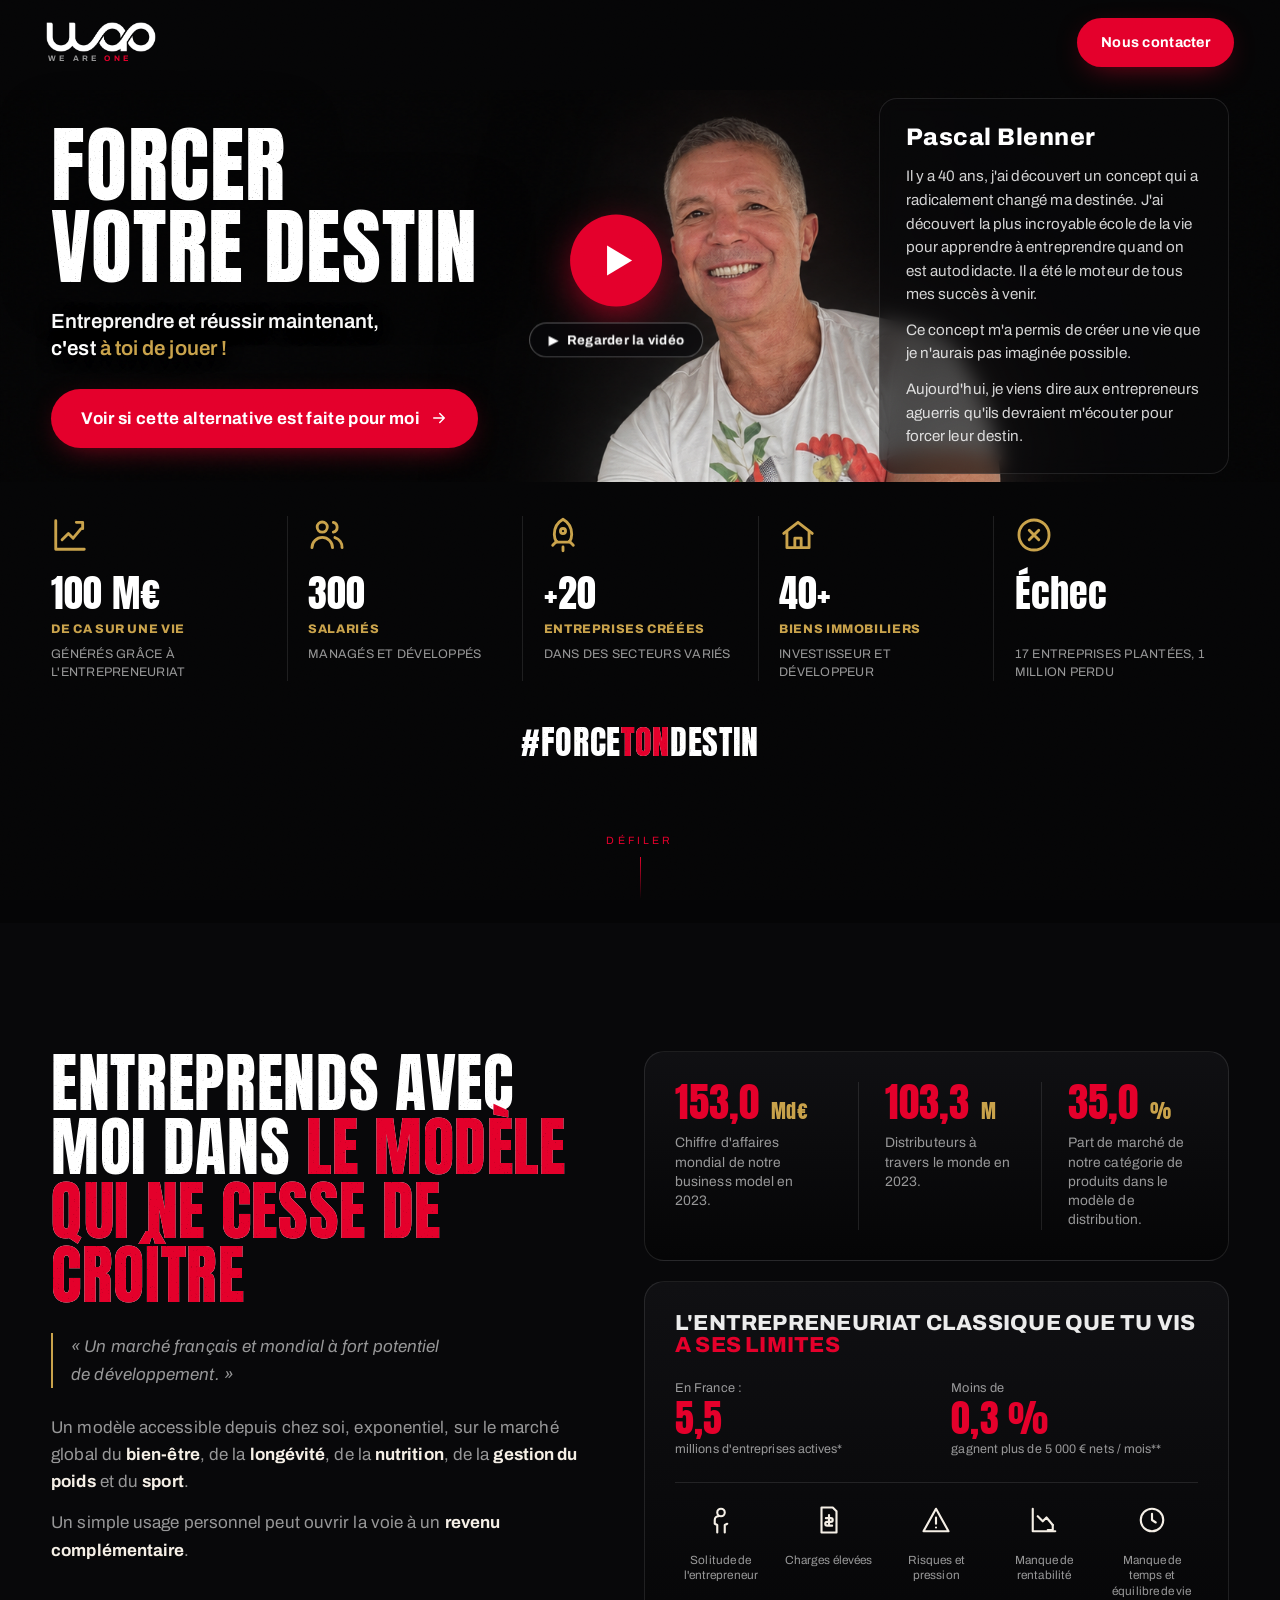
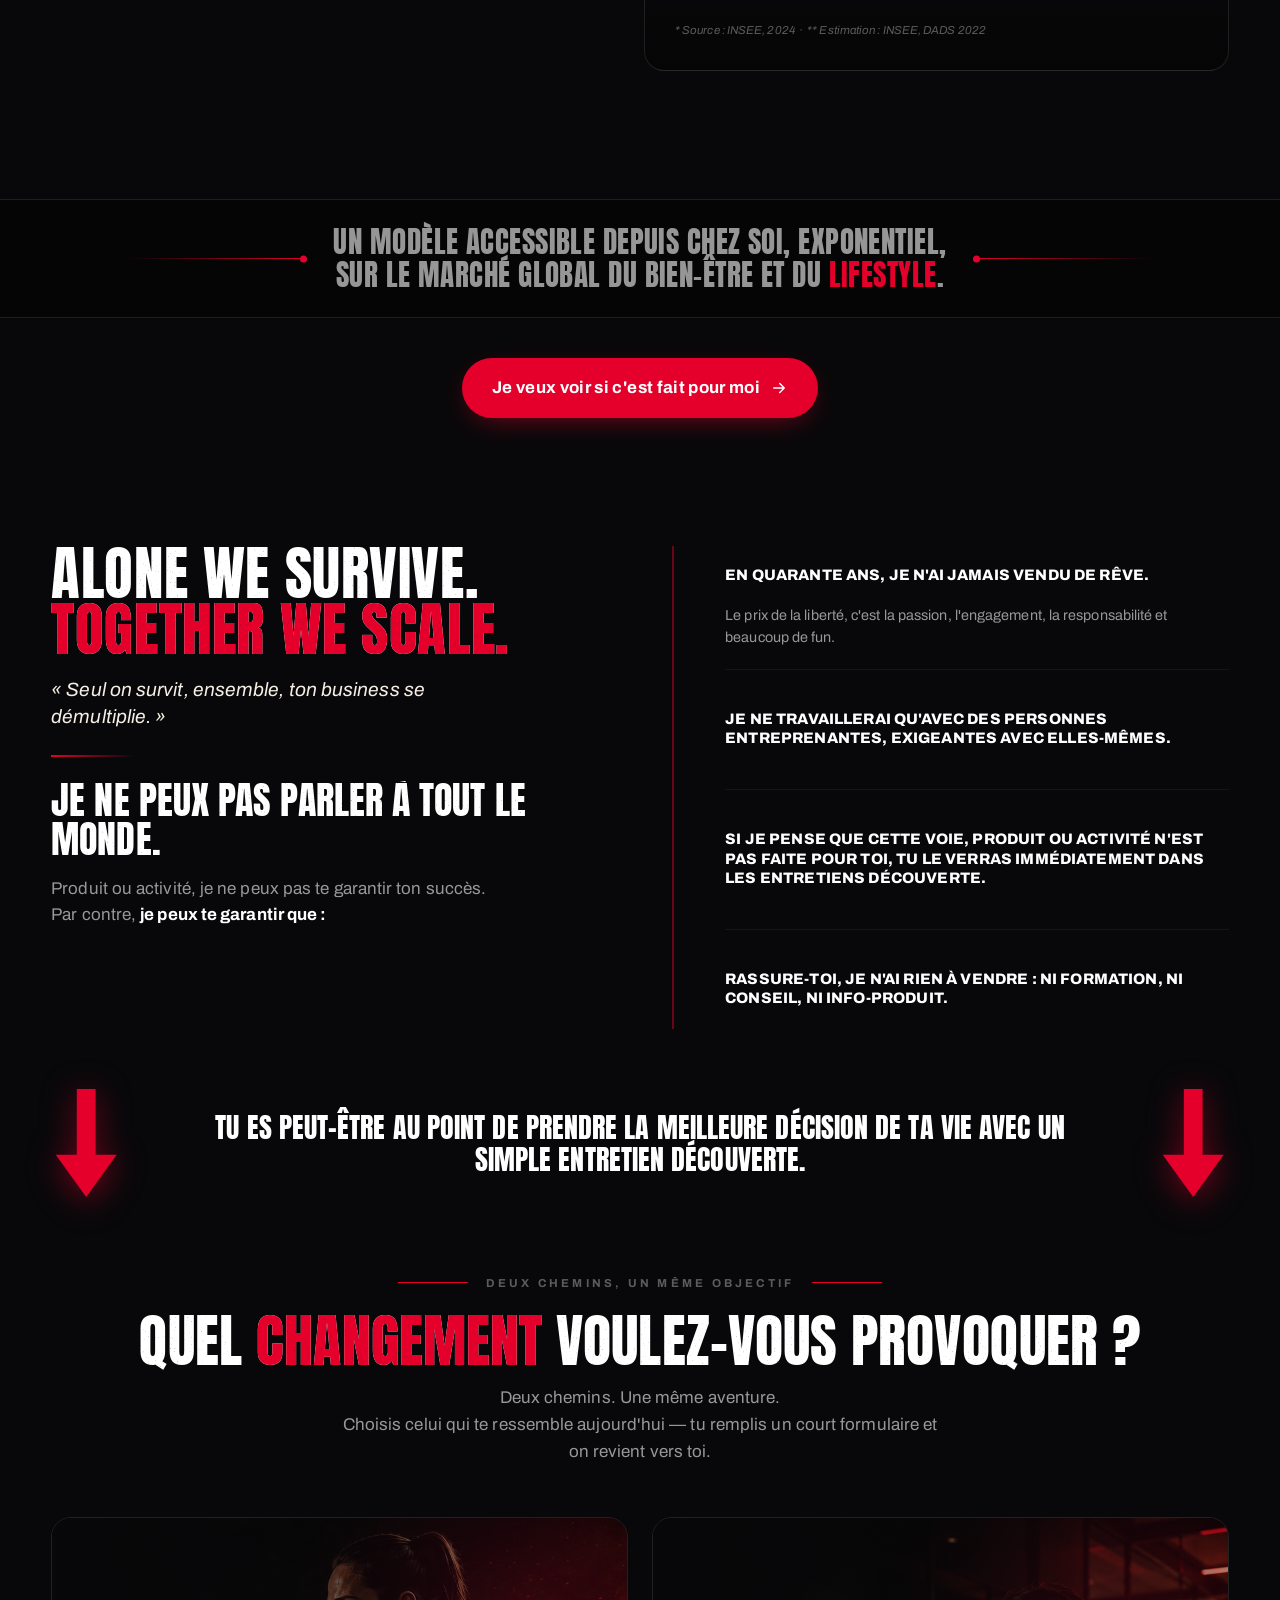
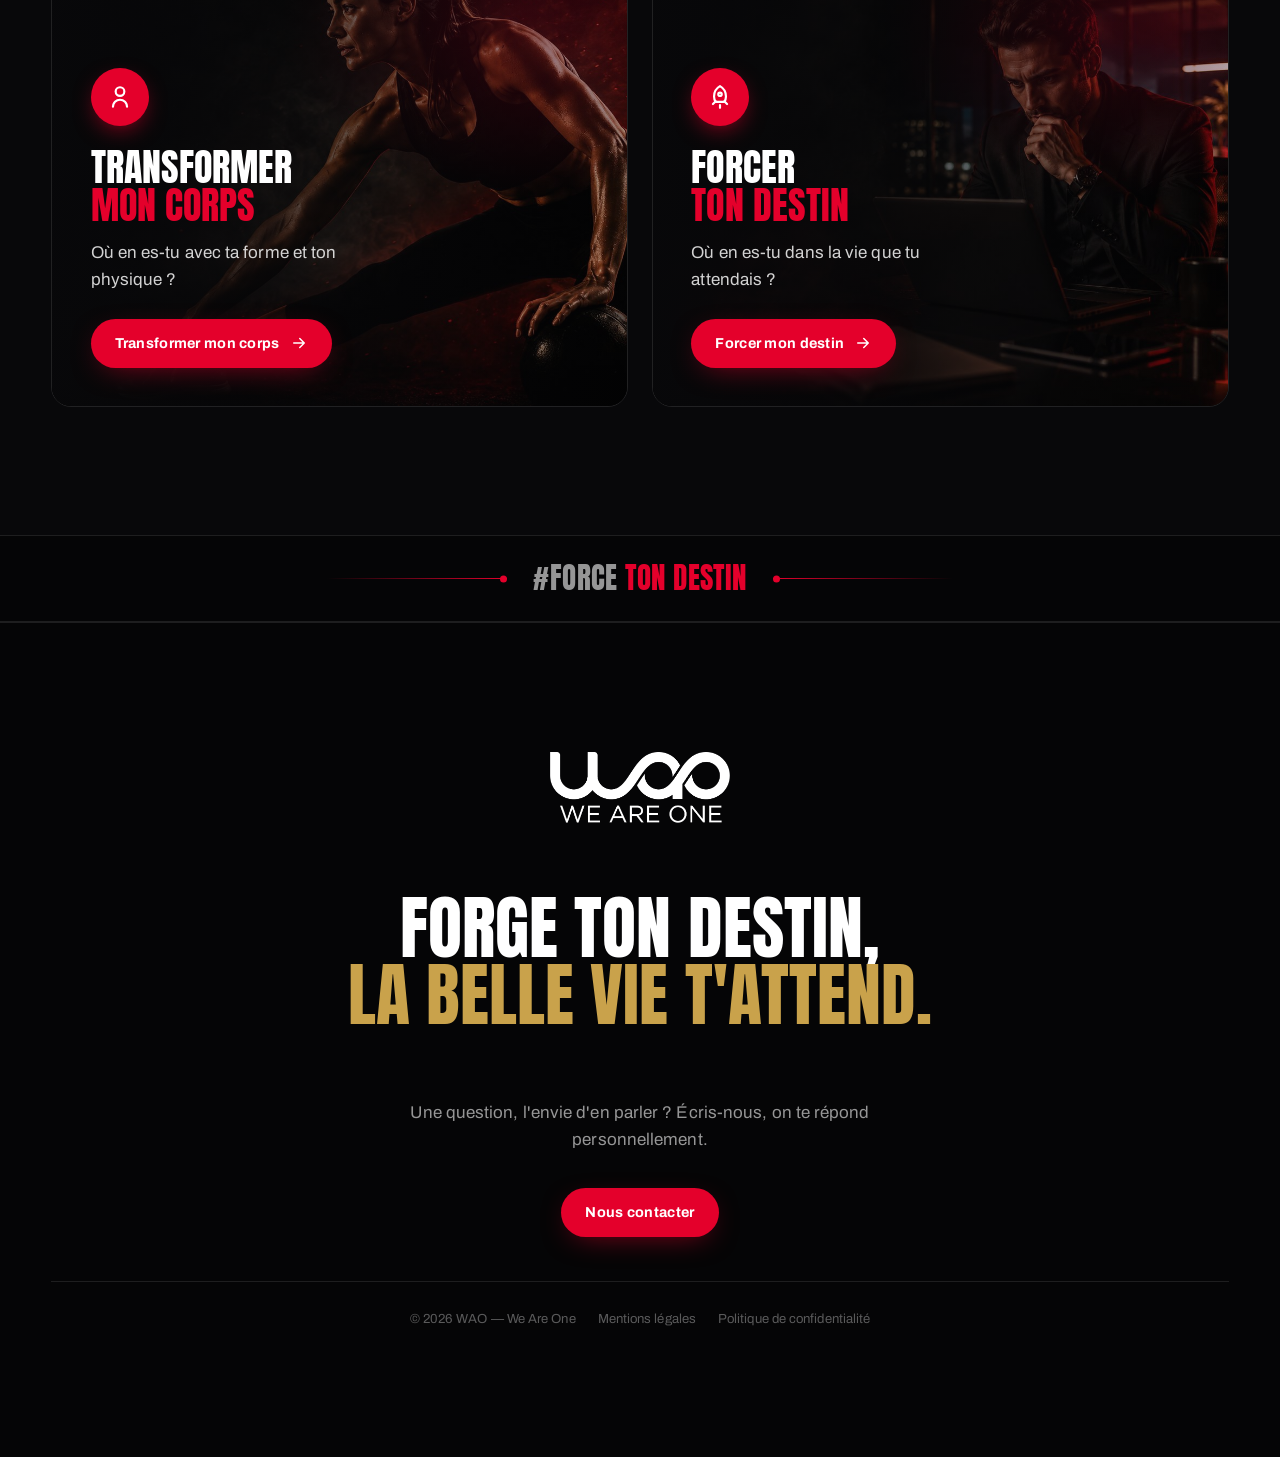
<file: index.html>
<!DOCTYPE html>
<html lang="fr">
<head>
  <!-- Google tag (gtag.js) -->
  <script async src="https://www.googletagmanager.com/gtag/js?id=G-SBSZN8MKM9"></script>
  <script>
    window.dataLayer = window.dataLayer || [];
    function gtag(){dataLayer.push(arguments);}
    gtag('js', new Date());

    gtag('config', 'G-SBSZN8MKM9');
  </script>
  <meta charset="UTF-8" />
  <meta name="viewport" content="width=device-width, initial-scale=1.0" />
  <title>WAO — We Are One · Forge ton destin</title>
  <meta name="description" content="Deviens entrepreneur d'un modèle d'affaire qui ne cesse de croître. Bien-être, liberté, revenus : rejoins l'aventure WAO avec Pascal Blenner." />
  <link rel="preconnect" href="https://fonts.googleapis.com" />
  <link rel="preconnect" href="https://fonts.gstatic.com" crossorigin />
  <link href="https://fonts.googleapis.com/css2?family=Anton&family=Archivo:wght@400;500;600;700;800;900&display=swap" rel="stylesheet" />
  <script>document.documentElement.classList.add("js");</script>
  <link rel="icon" type="image/png" sizes="32x32" href="assets/favicon-32.png" />
  <link rel="icon" type="image/png" sizes="256x256" href="assets/favicon.png" />
  <link rel="apple-touch-icon" href="assets/favicon.png" />
  <link rel="stylesheet" href="assets/styles.css" />
</head>
<body>

  <!-- ============ HEADER ============ -->
  <header class="site-header">
    <a href="index.html" class="logo" aria-label="WAO — We Are One">
      <img class="logo-img" src="assets/logo-wao.png" alt="WAO" />
      <span class="logo-base">We Are <b>One</b></span>
    </a>

    <a href="#contact" class="btn">Nous contacter</a>
  </header>

  <!-- ============ SCREEN 1 — HERO CINÉ (vidéo + Pascal) ============ -->
  <section class="hero-cine" id="video">
    <div class="hero-cine-top">
      <div class="hero-cine-bg" aria-hidden="true">
        <img src="assets/pascal-section-hero.png" alt="Pascal Blenner" />
      </div>

      <div class="wrap hero-cine-grid">
        <div class="hero-cine-left">
          <h1 class="grunge reveal">Forcer<br />votre destin</h1>
          <div class="hero-video-cta">
            <button type="button" class="hero-play" data-video-open aria-label="Lancer la vidéo"></button>
            <button type="button" class="video-lock" data-video-open><span aria-hidden="true">▶</span> Regarder la vidéo</button>
          </div>
          <p class="hero-cine-sub reveal d2">
            Entreprendre et réussir maintenant,<br />
            c'est <span class="gold">à toi de jouer&nbsp;!</span>
          </p>
          <div class="cta-jump reveal d2">
            <a href="lifestyle.html" class="btn cta-jump-btn">
              Voir si cette alternative est faite pour moi
              <svg viewBox="0 0 24 24" width="18" height="18" fill="none" stroke="currentColor" stroke-width="2" stroke-linecap="round" stroke-linejoin="round"><path d="M5 12h14M13 6l6 6-6 6"/></svg>
            </a>
          </div>
        </div>

        <aside class="pascal-card reveal d2" id="pascal">
          <h2>Pascal Blenner</h2>
          <p>Il y a 40 ans, j'ai découvert un concept qui a radicalement changé ma destinée. J'ai découvert la plus incroyable école de la vie pour apprendre à entreprendre quand on est autodidacte. Il a été le moteur de tous mes succès à venir.</p>
          <p>Ce concept m'a permis de créer une vie que je n'aurais pas imaginée possible.</p>
          <p>Aujourd'hui, je viens dire aux entrepreneurs aguerris qu'ils devraient m'écouter pour forcer leur destin.</p>
        </aside>
      </div>
    </div>

    <div class="wrap">
      <div class="hero-stats reveal d1">
        <div class="hstat">
          <div class="ic"><svg viewBox="0 0 24 24" fill="none" stroke="currentColor" stroke-width="1.8" stroke-linecap="round" stroke-linejoin="round"><path d="M3 3v18h18"/><path d="M7 15l4-4 3 3 5-6"/><path d="M20 8V4h-4" fill="none"/></svg></div>
          <div class="n">100 M€</div>
          <div class="t">de CA sur une vie</div>
          <div class="d">Générés grâce à l'entrepreneuriat</div>
        </div>
        <div class="hstat">
          <div class="ic"><svg viewBox="0 0 24 24" fill="none" stroke="currentColor" stroke-width="1.8" stroke-linecap="round" stroke-linejoin="round"><circle cx="9" cy="7" r="3.2"/><path d="M2.5 20a6.5 6.5 0 0 1 13 0"/><path d="M16 4a3.2 3.2 0 0 1 0 6.2M17 13.6a6.5 6.5 0 0 1 4.5 6.4"/></svg></div>
          <div class="n">300</div>
          <div class="t">salariés</div>
          <div class="d">Managés et développés</div>
        </div>
        <div class="hstat">
          <div class="ic"><svg viewBox="0 0 24 24" fill="none" stroke="currentColor" stroke-width="1.8" stroke-linecap="round" stroke-linejoin="round"><path d="M12 2c3.5 2 5.5 5.5 5.5 9.5 0 2-.5 3.5-1.5 5H8c-1-1.5-1.5-3-1.5-5C6.5 7.5 8.5 4 12 2z"/><circle cx="12" cy="9.5" r="1.6"/><path d="M8 16l-2.5 2.5M16 16l2.5 2.5M12 19.5V22"/></svg></div>
          <div class="n">+20</div>
          <div class="t">entreprises créées</div>
          <div class="d">Dans des secteurs variés</div>
        </div>
        <div class="hstat">
          <div class="ic"><svg viewBox="0 0 24 24" fill="none" stroke="currentColor" stroke-width="1.8" stroke-linecap="round" stroke-linejoin="round"><path d="M3 11l9-7 9 7"/><path d="M5 10v10h14V10"/><path d="M10 20v-6h4v6"/></svg></div>
          <div class="n">40+</div>
          <div class="t">biens immobiliers</div>
          <div class="d">Investisseur et développeur</div>
        </div>
        <div class="hstat">
          <div class="ic"><svg viewBox="0 0 24 24" fill="none" stroke="currentColor" stroke-width="1.8" stroke-linecap="round" stroke-linejoin="round"><circle cx="12" cy="12" r="9.5"/><path d="M9 9l6 6M15 9l-6 6"/></svg></div>
          <div class="n">Échec</div>
          <div class="t">&nbsp;</div>
          <div class="d">17 entreprises plantées, 1 million perdu</div>
        </div>
      </div>

      <p class="hashtag grunge hero-hashtag reveal d2">#Force<b>Ton</b>Destin</p>
    </div>

    <div class="scroll-cue"><span>Défiler</span></div>
  </section>

  <!-- ============ SCREEN 2 — LE MODÈLE + LES LIMITES ============ -->
  <section class="section" id="modele">
    <div class="wrap">
      <div class="market-grid">
        <div class="market-left">
          <h2 class="grunge reveal">Entreprends avec moi dans <span class="red">le modèle qui ne cesse de croître</span></h2>
          <p class="quote reveal d1">« Un marché français et mondial à fort potentiel de développement. »</p>
          <p class="lede reveal d1">
            Un modèle accessible depuis chez soi, exponentiel, sur le marché global du
            <b>bien-être</b>, de la <b>longévité</b>, de la <b>nutrition</b>, de la
            <b>gestion du poids</b> et du <b>sport</b>.
          </p>
          <p class="lede reveal d2">Un simple usage personnel peut ouvrir la voie à un <b>revenu complémentaire</b>.</p>
        </div>

        <div class="market-right">
          <div class="stat-card reveal">
            <div class="s">
              <div class="num"><span data-count="154.4" data-decimals="1">154,4</span> <span class="u">Md€</span></div>
              <p>Chiffre d'affaires mondial de notre business model en 2023.</p>
            </div>
            <div class="s">
              <div class="num"><span data-count="104.2" data-decimals="1">104,2</span> <span class="u">M</span></div>
              <p>Distributeurs à travers le monde en 2023.</p>
            </div>
            <div class="s">
              <div class="num"><span data-count="35.3" data-decimals="1">35,3</span> <span class="u">%</span></div>
              <p>Part de marché de notre catégorie de produits dans le modèle de distribution.</p>
            </div>
          </div>

          <div class="limits-card reveal d1">
            <h3>L'entrepreneuriat classique que tu vis <span class="red">a ses limites</span></h3>
            <div class="limits-row">
              <div class="limits-nums">
                <div class="li-num">
                  <div class="pre">En France :</div>
                  <div class="big">5,5</div>
                  <div class="lab">millions d'entreprises actives*</div>
                </div>
                <div class="li-num">
                  <div class="pre">Moins de</div>
                  <div class="big">0,3 %</div>
                  <div class="lab">gagnent plus de 5 000 € nets / mois**</div>
                </div>
              </div>
              <div class="limits-icons">
              <div class="li-ic">
                <svg viewBox="0 0 24 24" fill="none" stroke="currentColor" stroke-width="1.7" stroke-linecap="round" stroke-linejoin="round"><circle cx="12" cy="6" r="3"/><path d="M9 22v-6l-2-1v-3a3 3 0 0 1 3-3h0M15 22v-6l2-1"/></svg>
                <span>Solitude de l'entrepreneur</span>
              </div>
              <div class="li-ic">
                <svg viewBox="0 0 24 24" fill="none" stroke="currentColor" stroke-width="1.7" stroke-linecap="round" stroke-linejoin="round"><path d="M6 2h9l3 3v17H6z"/><path d="M12 8v8M9.5 10.5h4a1.5 1.5 0 0 1 0 3h-3a1.5 1.5 0 0 0 0 3h4"/></svg>
                <span>Charges élevées</span>
              </div>
              <div class="li-ic">
                <svg viewBox="0 0 24 24" fill="none" stroke="currentColor" stroke-width="1.7" stroke-linecap="round" stroke-linejoin="round"><path d="M12 3l10 18H2z"/><path d="M12 10v5M12 18h.01"/></svg>
                <span>Risques et pression</span>
              </div>
              <div class="li-ic">
                <svg viewBox="0 0 24 24" fill="none" stroke="currentColor" stroke-width="1.7" stroke-linecap="round" stroke-linejoin="round"><path d="M3 3v18h18"/><path d="M7 9l4 4 3-3 5 6"/><path d="M19 16v4h-4" fill="none"/></svg>
                <span>Manque de rentabilité</span>
              </div>
              <div class="li-ic">
                <svg viewBox="0 0 24 24" fill="none" stroke="currentColor" stroke-width="1.7" stroke-linecap="round" stroke-linejoin="round"><circle cx="12" cy="12" r="9"/><path d="M12 7v5l3 2"/></svg>
                <span>Manque de temps et équilibre de vie</span>
              </div>
              </div>
            </div>
            <p class="limits-foot">* Source : INSEE, 2024 &nbsp;·&nbsp; ** Estimation : INSEE, DADS 2022</p>
          </div>
        </div>
      </div>
    </div>
  </section>

  <!-- Bandeau -->
  <div class="marquee-band">
    <div class="wrap inner">
      <span class="dot"></span>
      <p>Un modèle accessible depuis chez soi, exponentiel,<br />sur le marché global du bien-être et du <span class="red">lifestyle</span>.</p>
      <span class="dot"></span>
    </div>
  </div>

  <!-- CTA raccourci vers le questionnaire, après le bloc alternative -->
  <div class="cta-band">
    <div class="wrap">
      <a href="lifestyle.html" class="btn cta-jump-btn reveal">
        Je veux voir si c'est fait pour moi
        <svg viewBox="0 0 24 24" width="18" height="18" fill="none" stroke="currentColor" stroke-width="2" stroke-linecap="round" stroke-linejoin="round"><path d="M5 12h14M13 6l6 6-6 6"/></svg>
      </a>
    </div>
  </div>

  <!-- ============ MANIFESTE (juste avant le double choix) ============ -->
  <section class="section manifesto" id="manifeste">
    <div class="wrap">
      <div class="manifesto-grid">
        <div class="manifesto-left">
          <h2 class="manifesto-title grunge reveal">Alone we survive.<br /><span class="red">Together we scale.</span></h2>
          <p class="quote2 reveal d1">« Seul on survit, ensemble, ton business se démultiplie. »</p>
          <div class="redline reveal d1"></div>
          <h3 class="manifesto-head grunge reveal d1">Je ne peux pas parler à tout le monde.</h3>
          <p class="manifesto-lede reveal d2">
            Produit ou activité, je ne peux pas te garantir ton succès.
            Par contre, <b>je peux te garantir que&nbsp;:</b>
          </p>
        </div>

        <ul class="manifesto-right guarantees reveal d1">
          <li>
            <h4>En quarante ans, je n'ai jamais vendu de rêve.</h4>
            <p>Le prix de la liberté, c'est la passion, l'engagement, la responsabilité et beaucoup de fun.</p>
          </li>
          <li>
            <h4>Je ne travaillerai qu'avec des personnes entreprenantes, exigeantes avec elles-mêmes.</h4>
          </li>
          <li>
            <h4>Si je pense que cette voie, produit ou activité n'est pas faite pour toi, tu le verras immédiatement dans les entretiens découverte.</h4>
          </li>
          <li>
            <h4>Rassure-toi, je n'ai rien à vendre : ni formation, ni conseil, ni info-produit.</h4>
          </li>
        </ul>
      </div>

      <div class="manifesto-cta reveal">
        <span class="arrow" aria-hidden="true"><svg viewBox="0 0 60 92" fill="currentColor"><path d="M22 0h16v56h18L30 92 4 56h18z"/></svg></span>
        <p>Tu es peut-être au point de prendre la meilleure décision de ta vie avec un simple entretien découverte.</p>
        <span class="arrow" aria-hidden="true"><svg viewBox="0 0 60 92" fill="currentColor"><path d="M22 0h16v56h18L30 92 4 56h18z"/></svg></span>
      </div>
    </div>
  </section>

  <!-- ============ SCREEN 3 — LE DOUBLE CHOIX ============ -->
  <section class="section choice" id="choix">
    <div class="wrap">
      <p class="eyebrow-c reveal"><span></span>Deux chemins, un même objectif<span></span></p>
      <h2 class="choice-head-title grunge reveal" style="text-align:center;font-family:var(--font-display);font-weight:400;text-transform:uppercase;font-size:clamp(2rem,5vw,3.6rem);line-height:1;">Quel <span class="red">changement</span> voulez-vous provoquer&nbsp;?</h2>
      <p class="choice2-sub reveal d1">Deux chemins. Une même aventure.<br />Choisis celui qui te ressemble aujourd'hui — tu remplis un court formulaire et on revient vers toi.</p>

      <div class="paths2">
        <a href="physique.html" class="path2 body reveal">
          <div class="path2-media"></div>
          <div class="path2-body">
            <div class="path2-ic"><svg viewBox="0 0 24 24" fill="none" stroke="currentColor" stroke-width="2" stroke-linecap="round" stroke-linejoin="round"><circle cx="12" cy="7" r="4"/><path d="M5.5 21a6.5 6.5 0 0 1 13 0"/></svg></div>
            <h3>Transformer<br /><span class="red">mon corps</span></h3>
            <p>Où en es-tu avec ta forme et ton physique&nbsp;?</p>
            <span class="btn">Transformer mon corps
              <svg viewBox="0 0 24 24" width="18" height="18" fill="none" stroke="currentColor" stroke-width="2" stroke-linecap="round" stroke-linejoin="round"><path d="M5 12h14M13 6l6 6-6 6"/></svg>
            </span>
          </div>
        </a>

        <a href="lifestyle.html" class="path2 life reveal d1">
          <div class="path2-media"></div>
          <div class="path2-body">
            <div class="path2-ic"><svg viewBox="0 0 24 24" fill="none" stroke="currentColor" stroke-width="2" stroke-linecap="round" stroke-linejoin="round"><path d="M12 2c3.5 2 5.5 5.5 5.5 9.5 0 2-.5 3.5-1.5 5H8c-1-1.5-1.5-3-1.5-5C6.5 7.5 8.5 4 12 2z"/><circle cx="12" cy="9.5" r="1.6"/><path d="M8 16l-2.5 2.5M16 16l2.5 2.5M12 19.5V22"/></svg></div>
            <h3>Forcer<br /><span class="red">ton destin</span></h3>
            <p>Où en es-tu dans la vie que tu attendais&nbsp;?</p>
            <span class="btn">Forcer mon destin
              <svg viewBox="0 0 24 24" width="18" height="18" fill="none" stroke="currentColor" stroke-width="2" stroke-linecap="round" stroke-linejoin="round"><path d="M5 12h14M13 6l6 6-6 6"/></svg>
            </span>
          </div>
        </a>
      </div>
    </div>
  </section>

  <!-- Bandeau #FORCETONDESTIN -->
  <div class="marquee-band">
    <div class="wrap inner">
      <span class="dot"></span>
      <p>#Force <span class="red">ton destin</span></p>
      <span class="dot"></span>
    </div>
  </div>

  <!-- ============ FOOTER ============ -->
  <footer class="section footer" id="contact">
    <div class="wrap">
      <img class="logo-full reveal" src="assets/logo-wao-full.png" alt="WAO — We Are One" />
      <p class="big reveal">Forge ton destin,<br /><b>la belle vie t'attend.</b></p>
      <p class="sub reveal d1">Une question, l'envie d'en parler&nbsp;? Écris-nous, on te répond personnellement.</p>

      <a href="mailto:" class="btn reveal d1" style="margin-bottom:44px;">Nous contacter</a>

      <div class="legal">
        <span>© <span data-year>2026</span> WAO — We Are One</span>
        <span>Mentions légales</span>
        <span>Politique de confidentialité</span>
      </div>
    </div>
  </footer>

  <!-- Pop-up vidéo -->
  <div class="video-modal" id="videoModal" data-youtube="2AhY8SM16Q4" aria-hidden="true">
    <div class="video-modal-backdrop" data-video-close></div>
    <div class="video-modal-dialog" role="dialog" aria-modal="true" aria-label="Vidéo">
      <button type="button" class="video-modal-close" data-video-close aria-label="Fermer la vidéo">&times;</button>
      <div class="video-modal-frame"><!-- l'iframe est injectée au clic --></div>
    </div>
  </div>

  <script src="assets/main.js"></script>
</body>
</html>
</file>
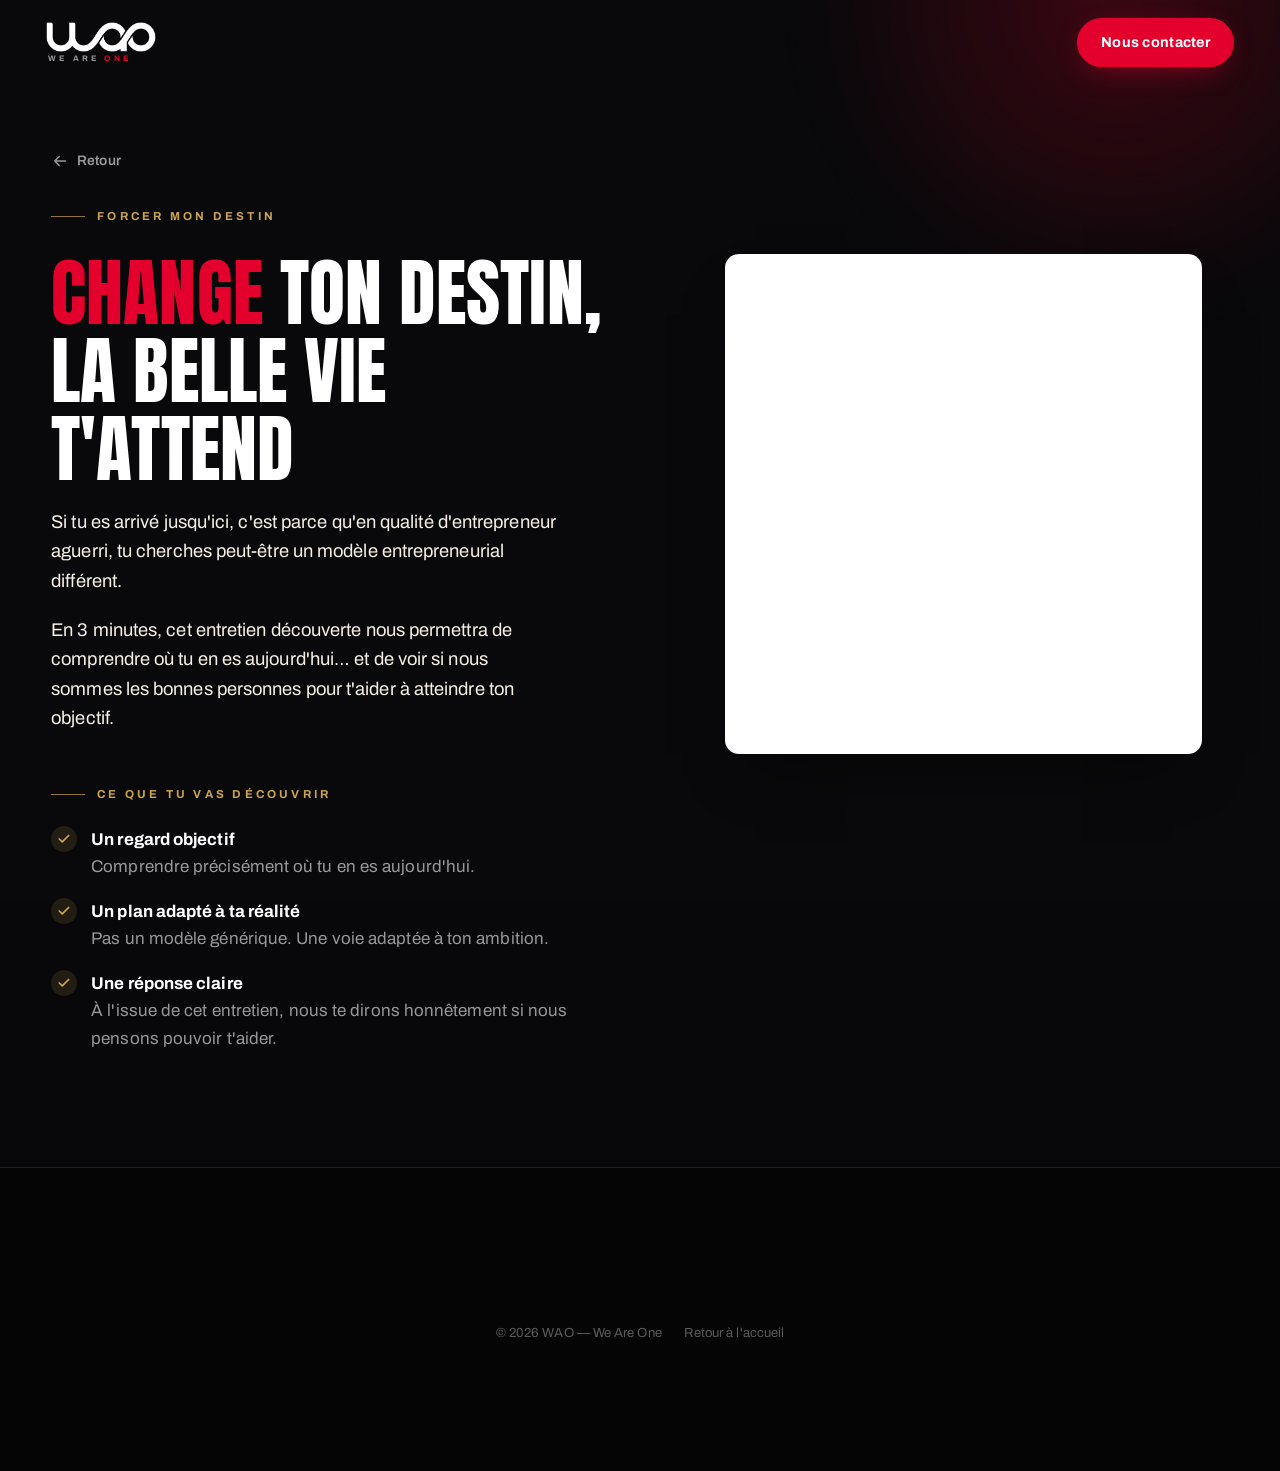
<file: lifestyle.html>
<!DOCTYPE html>
<html lang="fr">
<head>
  <!-- Google tag (gtag.js) -->
  <script async src="https://www.googletagmanager.com/gtag/js?id=G-SBSZN8MKM9"></script>
  <script>
    window.dataLayer = window.dataLayer || [];
    function gtag(){dataLayer.push(arguments);}
    gtag('js', new Date());

    gtag('config', 'G-SBSZN8MKM9');
  </script>
  <meta charset="UTF-8" />
  <meta name="viewport" content="width=device-width, initial-scale=1.0" />
  <title>Changer de vie — WAO</title>
  <meta name="description" content="Plus de liberté, plus de revenus, un nouveau style de vie. Deviens entrepreneur avec WAO : laisse-nous tes infos." />
  <link rel="preconnect" href="https://fonts.googleapis.com" />
  <link rel="preconnect" href="https://fonts.gstatic.com" crossorigin />
  <link href="https://fonts.googleapis.com/css2?family=Anton&family=Archivo:wght@400;500;600;700;800;900&display=swap" rel="stylesheet" />
  <script>document.documentElement.classList.add("js");</script>
  <link rel="icon" type="image/png" sizes="32x32" href="assets/favicon-32.png" />
  <link rel="icon" type="image/png" sizes="256x256" href="assets/favicon.png" />
  <link rel="apple-touch-icon" href="assets/favicon.png" />
  <link rel="stylesheet" href="assets/styles.css" />
</head>
<body>

  <header class="site-header">
    <a href="index.html" class="logo" aria-label="WAO — We Are One">
      <img class="logo-img" src="assets/logo-wao.png" alt="WAO" />
      <span class="logo-base">We Are <b>One</b></span>
    </a>
    <a href="index.html#contact" class="btn">Nous contacter</a>
  </header>

  <section class="form-hero life">
    <div class="wrap">
      <a href="index.html#choix" class="back-link">
        <svg viewBox="0 0 24 24" width="18" height="18" fill="none" stroke="currentColor" stroke-width="2" stroke-linecap="round" stroke-linejoin="round"><path d="M19 12H5M11 6l-6 6 6 6"/></svg>
        Retour
      </a>
      <p class="eyebrow reveal in" style="color:var(--gold);">Forcer mon destin</p>

      <div class="form-split">
        <div class="form-lead">
          <h1 class="reveal in"><span class="hl">Change</span> ton destin, la belle vie t'attend</h1>
          <p class="lede reveal in d1">
            Si tu es arrivé jusqu'ici, c'est parce qu'en qualité d'entrepreneur aguerri,
            tu cherches peut-être un modèle entrepreneurial différent.
          </p>
          <p class="lede reveal in d1">
            En 3 minutes, cet entretien découverte nous permettra de comprendre où tu en es aujourd'hui…
            et de voir si nous sommes les bonnes personnes pour t'aider à atteindre ton objectif.
          </p>
          <div class="form-side reveal in d2">
            <p class="eyebrow">Ce que tu vas découvrir</p>
            <ul>
              <li>
                <span class="tick"><svg viewBox="0 0 24 24" fill="none" stroke="currentColor" stroke-width="3" stroke-linecap="round" stroke-linejoin="round"><path d="M20 6L9 17l-5-5"/></svg></span>
                <span><b>Un regard objectif</b>Comprendre précisément où tu en es aujourd'hui.</span>
              </li>
              <li>
                <span class="tick"><svg viewBox="0 0 24 24" fill="none" stroke="currentColor" stroke-width="3" stroke-linecap="round" stroke-linejoin="round"><path d="M20 6L9 17l-5-5"/></svg></span>
                <span><b>Un plan adapté à ta réalité</b>Pas un modèle générique. Une voie adaptée à ton ambition.</span>
              </li>
              <li>
                <span class="tick"><svg viewBox="0 0 24 24" fill="none" stroke="currentColor" stroke-width="3" stroke-linecap="round" stroke-linejoin="round"><path d="M20 6L9 17l-5-5"/></svg></span>
                <span><b>Une réponse claire</b>À l'issue de cet entretien, nous te dirons honnêtement si nous pensons pouvoir t'aider.</span>
              </li>
            </ul>
          </div>
        </div>

        <div class="form-embed reveal in d1">
          <div style="width:90%;height:500px;" data-fillout-id="9iiL7oXfWtus" data-fillout-embed-type="standard" data-fillout-inherit-parameters></div>
        </div>
      </div>
    </div>
  </section>

  <footer class="section footer">
    <div class="wrap">
      <div class="legal" style="border:0;">
        <span>© <span data-year>2026</span> WAO — We Are One</span>
        <a href="index.html">Retour à l'accueil</a>
      </div>
    </div>
  </footer>

  <script src="assets/main.js"></script>
  <script src="https://server.fillout.com/embed/v1/"></script>
</body>
</html>
</file>
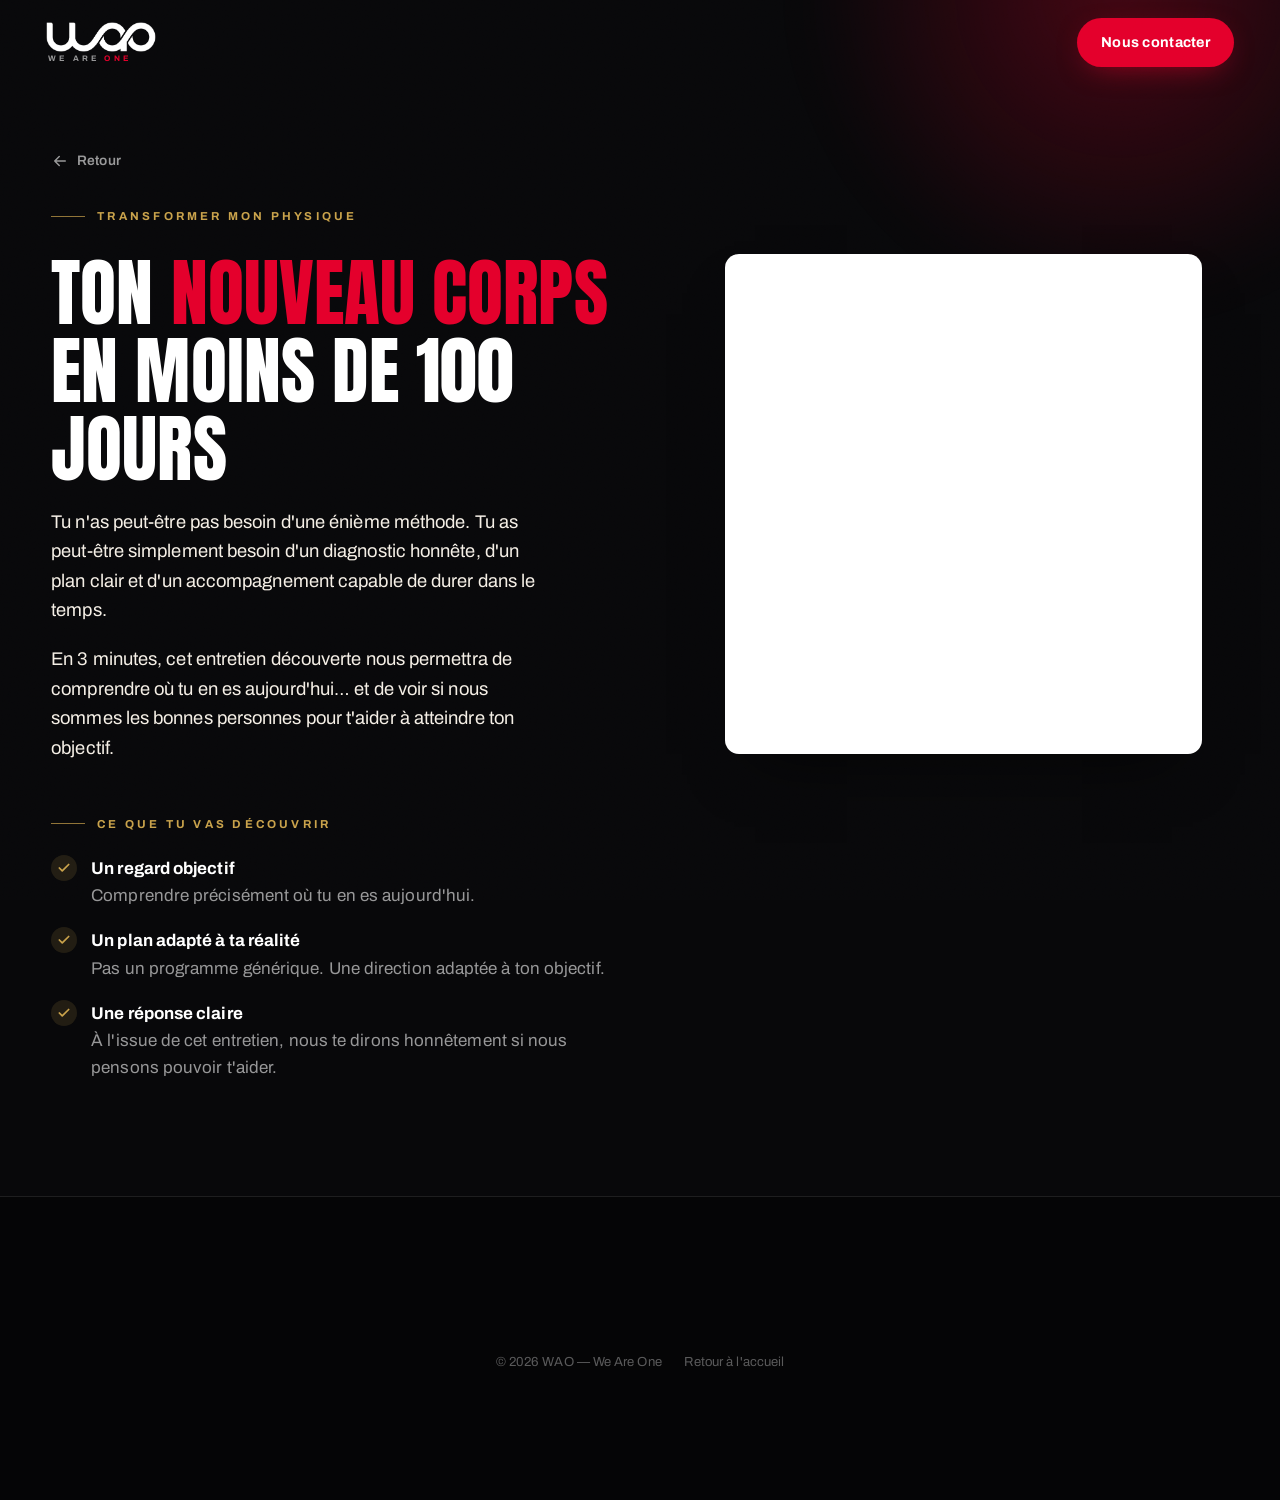
<file: physique.html>
<!DOCTYPE html>
<html lang="fr">
<head>
  <!-- Google tag (gtag.js) -->
  <script async src="https://www.googletagmanager.com/gtag/js?id=G-SBSZN8MKM9"></script>
  <script>
    window.dataLayer = window.dataLayer || [];
    function gtag(){dataLayer.push(arguments);}
    gtag('js', new Date());

    gtag('config', 'G-SBSZN8MKM9');
  </script>
  <meta charset="UTF-8" />
  <meta name="viewport" content="width=device-width, initial-scale=1.0" />
  <title>Transformer mon physique — WAO</title>
  <meta name="description" content="Ton nouveau corps en moins de 100 jours. Laisse-nous tes infos, on te recontacte pour bâtir ton programme." />
  <link rel="preconnect" href="https://fonts.googleapis.com" />
  <link rel="preconnect" href="https://fonts.gstatic.com" crossorigin />
  <link href="https://fonts.googleapis.com/css2?family=Anton&family=Archivo:wght@400;500;600;700;800;900&display=swap" rel="stylesheet" />
  <script>document.documentElement.classList.add("js");</script>
  <link rel="icon" type="image/png" sizes="32x32" href="assets/favicon-32.png" />
  <link rel="icon" type="image/png" sizes="256x256" href="assets/favicon.png" />
  <link rel="apple-touch-icon" href="assets/favicon.png" />
  <link rel="stylesheet" href="assets/styles.css" />
</head>
<body>

  <header class="site-header">
    <a href="index.html" class="logo" aria-label="WAO — We Are One">
      <img class="logo-img" src="assets/logo-wao.png" alt="WAO" />
      <span class="logo-base">We Are <b>One</b></span>
    </a>
    <a href="index.html#contact" class="btn">Nous contacter</a>
  </header>

  <section class="form-hero body">
    <div class="wrap">
      <a href="index.html#choix" class="back-link">
        <svg viewBox="0 0 24 24" width="18" height="18" fill="none" stroke="currentColor" stroke-width="2" stroke-linecap="round" stroke-linejoin="round"><path d="M19 12H5M11 6l-6 6 6 6"/></svg>
        Retour
      </a>
      <p class="eyebrow reveal in" style="color:var(--gold);">Transformer mon physique</p>

      <div class="form-split">
        <div class="form-lead">
          <h1 class="reveal in">Ton <span class="hl">nouveau corps</span> en moins de 100 jours</h1>
          <p class="lede reveal in d1">
            Tu n'as peut-être pas besoin d'une énième méthode. Tu as peut-être simplement besoin
            d'un diagnostic honnête, d'un plan clair et d'un accompagnement capable de durer dans le temps.
          </p>
          <p class="lede reveal in d1">
            En 3 minutes, cet entretien découverte nous permettra de comprendre où tu en es aujourd'hui…
            et de voir si nous sommes les bonnes personnes pour t'aider à atteindre ton objectif.
          </p>
          <div class="form-side reveal in d2">
            <p class="eyebrow">Ce que tu vas découvrir</p>
            <ul>
              <li>
                <span class="tick"><svg viewBox="0 0 24 24" fill="none" stroke="currentColor" stroke-width="3" stroke-linecap="round" stroke-linejoin="round"><path d="M20 6L9 17l-5-5"/></svg></span>
                <span><b>Un regard objectif</b>Comprendre précisément où tu en es aujourd'hui.</span>
              </li>
              <li>
                <span class="tick"><svg viewBox="0 0 24 24" fill="none" stroke="currentColor" stroke-width="3" stroke-linecap="round" stroke-linejoin="round"><path d="M20 6L9 17l-5-5"/></svg></span>
                <span><b>Un plan adapté à ta réalité</b>Pas un programme générique. Une direction adaptée à ton objectif.</span>
              </li>
              <li>
                <span class="tick"><svg viewBox="0 0 24 24" fill="none" stroke="currentColor" stroke-width="3" stroke-linecap="round" stroke-linejoin="round"><path d="M20 6L9 17l-5-5"/></svg></span>
                <span><b>Une réponse claire</b>À l'issue de cet entretien, nous te dirons honnêtement si nous pensons pouvoir t'aider.</span>
              </li>
            </ul>
          </div>
        </div>

        <div class="form-embed reveal in d1">
          <div style="width:90%;height:500px;" data-fillout-id="wJxnXDSZrEus" data-fillout-embed-type="standard" data-fillout-inherit-parameters></div>
        </div>
      </div>
    </div>
  </section>

  <footer class="section footer">
    <div class="wrap">
      <div class="legal" style="border:0;">
        <span>© <span data-year>2026</span> WAO — We Are One</span>
        <a href="index.html">Retour à l'accueil</a>
      </div>
    </div>
  </footer>

  <script src="assets/main.js"></script>
  <script src="https://server.fillout.com/embed/v1/"></script>
</body>
</html>
</file>
<file: assets/styles.css>
/* ============================================================
   WAO — We Are One · Landing de recrutement
   Thème : noir luxe, énergie rouge, prestige or
   ============================================================ */

/* ---------- Tokens ---------- */
:root {
  --black:   #08080a;
  --ink:     #050506;
  --panel:   #101013;
  --panel-2: #16161a;
  --line:    rgba(255,255,255,.10);

  --red:     #e4002b;
  --red-hot: #ff2340;
  --gold:    #c9a24b;
  --gold-lt: #e4cd93;
  --cream:   #f5efe6;

  --white:   #ffffff;
  --text:    rgba(255,255,255,.92);
  --muted:   rgba(255,255,255,.58);
  --faint:   rgba(255,255,255,.34);

  --maxw: 1200px;
  --ease: cubic-bezier(.22,.61,.36,1);

  --font-display: "Anton", "Archivo", system-ui, sans-serif;
  --font-head:    "Archivo", system-ui, sans-serif;
  --font-body:    "Archivo", system-ui, sans-serif;
}

/* ---------- Reset ---------- */
*, *::before, *::after { box-sizing: border-box; }
html { scroll-behavior: smooth; -webkit-text-size-adjust: 100%; }
body {
  margin: 0;
  background: var(--black);
  color: var(--text);
  font-family: var(--font-body);
  font-size: 17px;
  line-height: 1.6;
  font-weight: 400;
  letter-spacing: .005em;
  overflow-x: hidden;
  -webkit-font-smoothing: antialiased;
  text-rendering: optimizeLegibility;
}
img { max-width: 100%; display: block; }
a { color: inherit; text-decoration: none; }
button { font-family: inherit; cursor: pointer; }
h1, h2, h3 { margin: 0; font-weight: 700; line-height: 1.02; }

/* Grain overlay for atmosphere/depth */
body::before {
  content: "";
  position: fixed;
  inset: 0;
  pointer-events: none;
  z-index: 9999;
  opacity: .05;
  mix-blend-mode: overlay;
  background-image: url("data:image/svg+xml,%3Csvg xmlns='http://www.w3.org/2000/svg' width='140' height='140'%3E%3Cfilter id='n'%3E%3CfeTurbulence type='fractalNoise' baseFrequency='0.85' numOctaves='3'/%3E%3C/filter%3E%3Crect width='100%25' height='100%25' filter='url(%23n)'/%3E%3C/svg%3E");
}

.wrap { width: min(92%, var(--maxw)); margin-inline: auto; }
.section { padding: clamp(72px, 10vw, 140px) 0; position: relative; }

/* ---------- Section label ---------- */
.eyebrow {
  display: inline-flex;
  align-items: center;
  gap: 12px;
  font-family: var(--font-head);
  font-size: .72rem;
  font-weight: 700;
  letter-spacing: .28em;
  text-transform: uppercase;
  color: var(--gold);
  margin: 0 0 22px;
}
.eyebrow::before {
  content: "";
  width: 34px;
  height: 1px;
  background: var(--gold);
  opacity: .7;
}

/* ============================================================
   HEADER
   ============================================================ */
.site-header {
  position: fixed;
  top: 0; left: 0; right: 0;
  z-index: 1000;
  display: flex;
  align-items: center;
  justify-content: space-between;
  gap: 20px;
  padding: 18px clamp(18px, 4vw, 46px);
  transition: background .4s var(--ease), backdrop-filter .4s var(--ease), padding .4s var(--ease);
}
.site-header.scrolled {
  background: rgba(8,8,10,.82);
  backdrop-filter: blur(14px);
  border-bottom: 1px solid var(--line);
  padding-top: 12px;
  padding-bottom: 12px;
}

/* Logo */
.logo { display: flex; align-items: center; line-height: 1; }
.logo-img {
  height: 30px;
  width: auto;
  display: block;
  transition: height .4s var(--ease);
}
.site-header.scrolled .logo-img { height: 25px; }
.logo-full {
  height: clamp(52px, 7vw, 72px);
  width: auto;
  margin: 0 auto 30px;
  opacity: .96;
}

/* Nav */
.nav { display: flex; align-items: center; gap: 6px; }
.nav a {
  font-family: var(--font-head);
  font-size: .82rem;
  font-weight: 600;
  letter-spacing: .04em;
  color: var(--text);
  padding: 10px 16px;
  border-radius: 999px;
  transition: color .25s var(--ease), background .25s var(--ease);
}
.nav a:hover { color: var(--white); background: rgba(255,255,255,.06); }

.btn {
  --bg: var(--red);
  display: inline-flex;
  align-items: center;
  gap: 10px;
  font-family: var(--font-head);
  font-weight: 700;
  font-size: .9rem;
  letter-spacing: .02em;
  color: var(--white);
  background: var(--bg);
  padding: 13px 24px;
  border: 0;
  border-radius: 999px;
  transition: transform .25s var(--ease), box-shadow .25s var(--ease), background .25s var(--ease);
  box-shadow: 0 8px 30px -12px rgba(228,0,43,.7);
}
.btn:hover { transform: translateY(-2px); box-shadow: 0 16px 40px -12px rgba(228,0,43,.85); }
.btn.ghost {
  background: transparent;
  border: 1px solid var(--line);
  box-shadow: none;
  color: var(--text);
}
.btn.ghost:hover { border-color: var(--gold); color: var(--white); }
.btn.gold { --bg: linear-gradient(120deg, var(--gold), var(--gold-lt)); color: #201704; box-shadow: 0 8px 30px -12px rgba(201,162,75,.7); }

.nav-toggle { display: none; }

/* ============================================================
   HERO
   ============================================================ */
.hero {
  position: relative;
  min-height: 100svh;
  display: flex;
  align-items: center;
  padding: 140px 0 80px;
  overflow: hidden;
}
.hero::after { /* red atmospheric glow */
  content: "";
  position: absolute;
  top: -18%; right: -14%;
  width: 62vw; height: 62vw;
  background: radial-gradient(circle, rgba(228,0,43,.30), transparent 62%);
  filter: blur(30px);
  pointer-events: none;
  z-index: 0;
}
.hero::before { /* subtle gold pool bottom-left */
  content: "";
  position: absolute;
  bottom: -25%; left: -18%;
  width: 55vw; height: 55vw;
  background: radial-gradient(circle, rgba(201,162,75,.14), transparent 60%);
  filter: blur(20px);
  pointer-events: none;
  z-index: 0;
}
.hero .wrap { position: relative; z-index: 2; }
.hero-grid {
  display: grid;
  grid-template-columns: 1.15fr .85fr;
  gap: clamp(40px, 6vw, 90px);
  align-items: start;
}

.hero h1 {
  font-family: var(--font-display);
  font-weight: 400;
  text-transform: uppercase;
  font-size: clamp(2.7rem, 6.6vw, 5.4rem);
  line-height: 1.08;
  letter-spacing: .005em;
  color: var(--white);
}
.hero h1 .accent { color: var(--red); display: block; }
.hero .lede {
  font-family: var(--font-head);
  font-weight: 500;
  font-size: clamp(1.05rem, 1.7vw, 1.4rem);
  color: var(--cream);
  max-width: 34ch;
  margin: 28px 0 0;
}
.hero .quote {
  font-style: italic;
  color: var(--muted);
  border-left: 2px solid var(--gold);
  padding-left: 18px;
  margin: 26px 0 34px;
  max-width: 40ch;
}
.hero-cta { display: flex; flex-wrap: wrap; gap: 14px; }

/* Stats stack */
.stats { display: grid; gap: 30px; }
.stat {
  border-left: 2px solid rgba(228,0,43,.55);
  padding-left: 22px;
}
.stat .num {
  font-family: var(--font-display);
  font-weight: 400;
  font-size: clamp(2.6rem, 5vw, 4rem);
  line-height: 1;
  color: var(--red);
  letter-spacing: .01em;
}
.stat .num .unit { font-size: .5em; color: var(--gold); margin-left: .12em; }
.stat p { margin: 10px 0 0; color: var(--muted); font-size: .96rem; max-width: 30ch; }

/* Scroll cue */
.scroll-cue {
  position: absolute;
  bottom: 26px; left: 50%;
  transform: translateX(-50%);
  z-index: 3;
  font-family: var(--font-head);
  font-size: .66rem;
  letter-spacing: .3em;
  text-transform: uppercase;
  color: var(--faint);
  display: flex;
  flex-direction: column;
  align-items: center;
  gap: 10px;
}
.scroll-cue span::after {
  content: "";
  display: block;
  width: 1px; height: 42px;
  margin: 8px auto 0;
  background: linear-gradient(var(--gold), transparent);
  animation: cue 2s var(--ease) infinite;
}
@keyframes cue { 0%,100%{opacity:.3; transform:scaleY(.7)} 50%{opacity:1; transform:scaleY(1)} }

/* ============================================================
   CONCEPT / AVANTAGES
   ============================================================ */
.lead-head {
  font-family: var(--font-head);
  font-weight: 800;
  font-size: clamp(1.9rem, 4vw, 3.1rem);
  line-height: 1.04;
  max-width: 20ch;
  letter-spacing: -.01em;
}
.lead-head em { color: var(--gold); font-style: normal; }
.section-intro {
  display: grid;
  grid-template-columns: 1fr 1fr;
  gap: clamp(24px, 5vw, 70px);
  align-items: end;
  margin-bottom: 60px;
}
.section-intro p { color: var(--muted); margin: 0; }

.cards {
  display: grid;
  grid-template-columns: repeat(3, 1fr);
  gap: 20px;
}
.feature {
  background: linear-gradient(180deg, var(--panel), var(--ink));
  border: 1px solid var(--line);
  border-radius: 18px;
  padding: 30px 26px 34px;
  transition: transform .35s var(--ease), border-color .35s var(--ease), box-shadow .35s var(--ease);
  position: relative;
  overflow: hidden;
}
.feature::before {
  content: "";
  position: absolute;
  inset: 0 0 auto 0;
  height: 2px;
  background: linear-gradient(90deg, var(--red), var(--gold));
  transform: scaleX(0);
  transform-origin: left;
  transition: transform .4s var(--ease);
}
.feature:hover { transform: translateY(-6px); border-color: rgba(201,162,75,.4); box-shadow: 0 30px 60px -30px rgba(0,0,0,.8); }
.feature:hover::before { transform: scaleX(1); }
.feature .ic {
  width: 46px; height: 46px;
  display: grid; place-items: center;
  border-radius: 12px;
  background: rgba(228,0,43,.12);
  color: var(--red);
  margin-bottom: 20px;
}
.feature .ic svg { width: 24px; height: 24px; }
.feature h3 {
  font-family: var(--font-head);
  font-size: 1.2rem;
  font-weight: 700;
  margin-bottom: 10px;
}
.feature p { color: var(--muted); font-size: .95rem; margin: 0; }

/* ============================================================
   PASCAL
   ============================================================ */
.pascal { background: linear-gradient(180deg, var(--ink), var(--black)); position: relative; }
.pascal-grid {
  display: grid;
  grid-template-columns: .95fr 1.05fr;
  gap: clamp(30px, 5vw, 70px);
  align-items: center;
}
.pascal-photo {
  position: relative;
  border-radius: 20px;
  overflow: hidden;
  aspect-ratio: 4 / 5;
  border: 1px solid var(--line);
}
.pascal-photo img {
  width: 100%; height: 100%;
  object-fit: cover;
  object-position: 50% 22%;
  filter: contrast(1.05) saturate(1.05) brightness(.98);
  transition: transform .8s var(--ease);
}
.pascal-photo:hover img { transform: scale(1.04); }
.pascal-photo::after { /* dark + red grade fade */
  content: "";
  position: absolute; inset: 0;
  background:
    linear-gradient(180deg, transparent 40%, rgba(8,8,10,.85) 100%),
    linear-gradient(90deg, rgba(228,0,43,.12), transparent 55%);
}
.pascal-photo .badge {
  position: absolute;
  left: 20px; bottom: 20px;
  z-index: 2;
  font-family: var(--font-head);
  font-weight: 800;
  letter-spacing: .12em;
  text-transform: uppercase;
  font-size: .74rem;
  color: var(--gold-lt);
}
.pascal-photo .badge b { display:block; color:#fff; font-family: var(--font-display); font-weight:400; font-size:1.5rem; letter-spacing:.03em; }

.pascal h2 {
  font-family: var(--font-display);
  font-weight: 400;
  text-transform: uppercase;
  font-size: clamp(2.4rem, 5vw, 3.8rem);
  line-height: .98;
  color: var(--white);
}
.pascal .role {
  font-family: var(--font-head);
  font-weight: 800;
  color: var(--gold);
  letter-spacing: .06em;
  text-transform: uppercase;
  font-size: 1.02rem;
  margin: 10px 0 22px;
}
.pascal .story { color: var(--muted); max-width: 46ch; }
.pascal .story + .story { margin-top: 14px; }

.pascal-stats {
  display: grid;
  grid-template-columns: repeat(4, 1fr);
  gap: 18px 26px;
  margin: 34px 0 30px;
  padding-top: 30px;
  border-top: 1px solid var(--line);
}
.pascal-stats .ps .n {
  font-family: var(--font-display);
  font-weight: 400;
  font-size: clamp(1.7rem, 3vw, 2.3rem);
  color: var(--white);
  line-height: 1;
}
.pascal-stats .ps .l {
  font-family: var(--font-head);
  font-size: .68rem;
  font-weight: 700;
  letter-spacing: .08em;
  text-transform: uppercase;
  color: var(--gold);
  margin-top: 6px;
}
.hashtag {
  font-family: var(--font-display);
  font-weight: 400;
  text-transform: uppercase;
  font-size: clamp(1.4rem, 3vw, 2.1rem);
  color: var(--white);
  letter-spacing: .02em;
}
.hashtag b { color: var(--red); font-weight: inherit; }

/* ============================================================
   VIDEO
   ============================================================ */
.video-sec { text-align: center; background: var(--ink); }
.video-frame {
  position: relative;
  width: min(100%, 960px);
  margin: 0 auto 44px;
  aspect-ratio: 16 / 9;
  border-radius: 18px;
  overflow: hidden;
  border: 1px solid var(--line);
  background:
    radial-gradient(120% 120% at 50% 0%, rgba(228,0,43,.18), transparent 60%),
    linear-gradient(180deg, var(--panel-2), #000);
  cursor: pointer;
}
.video-frame img { position:absolute; inset:0; width:100%; height:100%; object-fit:cover; object-position:50% 26%; opacity:.5; }
.video-frame .play {
  position: absolute;
  inset: 0;
  margin: auto;
  width: 84px; height: 84px;
  border-radius: 50%;
  background: rgba(255,255,255,.14);
  backdrop-filter: blur(6px);
  border: 1px solid rgba(255,255,255,.5);
  display: grid; place-items: center;
  transition: transform .3s var(--ease), background .3s var(--ease);
}
.video-frame .play::after {
  content: "";
  border-style: solid;
  border-width: 13px 0 13px 22px;
  border-color: transparent transparent transparent #fff;
  margin-left: 5px;
}
.video-frame:hover .play { transform: scale(1.1); background: var(--red); }
.video-frame .play-ring {
  position:absolute; inset:0; margin:auto; width:84px;height:84px;border-radius:50%;
  box-shadow:0 0 0 0 rgba(228,0,43,.5); animation: ring 2.4s var(--ease) infinite;
}
@keyframes ring { to { box-shadow:0 0 0 34px rgba(228,0,43,0);} }
.video-sec h2 {
  font-family: var(--font-display);
  font-weight: 400;
  text-transform: uppercase;
  font-size: clamp(2.6rem, 8vw, 6rem);
  line-height: .9;
  color: var(--white);
}
.video-sec .sub { color: var(--muted); font-size: 1.1rem; margin-top: 12px; }

/* ============================================================
   CHOICE (les 2 chemins)
   ============================================================ */
.choice { background: var(--black); }
.choice-head { text-align:center; margin-bottom: 56px; }
.choice-head h2 {
  font-family: var(--font-head);
  font-weight: 800;
  font-size: clamp(2rem, 4.4vw, 3.4rem);
  line-height: 1.03;
  letter-spacing: -.01em;
}
.choice-head h2 em { color: var(--red); font-style: normal; }
.choice-head p { color: var(--muted); max-width: 52ch; margin: 16px auto 0; }

.paths {
  display: grid;
  grid-template-columns: 1fr 1fr;
  gap: 22px;
}
.path {
  position: relative;
  display: flex;
  flex-direction: column;
  justify-content: flex-end;
  min-height: 440px;
  padding: 38px;
  border-radius: 22px;
  overflow: hidden;
  border: 1px solid var(--line);
  isolation: isolate;
  transition: transform .4s var(--ease), border-color .4s var(--ease);
}
.path::before { /* art background */
  content: "";
  position: absolute; inset: 0; z-index: -2;
  transition: transform .8s var(--ease);
}
.path::after { /* dark veil */
  content: "";
  position: absolute; inset: 0; z-index: -1;
  background: linear-gradient(180deg, rgba(8,8,10,.35) 0%, rgba(8,8,10,.55) 45%, rgba(8,8,10,.92) 100%);
}
.path.body::before {
  background:
    radial-gradient(90% 70% at 80% 15%, rgba(228,0,43,.55), transparent 60%),
    linear-gradient(150deg, #2a0a12, #120406 60%);
}
.path.life::before {
  background:
    radial-gradient(90% 70% at 80% 15%, rgba(201,162,75,.5), transparent 60%),
    linear-gradient(150deg, #241d0d, #0d0a04 60%);
}
.path:hover { transform: translateY(-8px); }
.path.body:hover { border-color: rgba(228,0,43,.6); }
.path.life:hover { border-color: rgba(201,162,75,.6); }
.path:hover::before { transform: scale(1.08); }

.path .kicker {
  font-family: var(--font-head);
  font-size: .72rem;
  font-weight: 700;
  letter-spacing: .22em;
  text-transform: uppercase;
  margin-bottom: 14px;
}
.path.body .kicker { color: var(--red-hot); }
.path.life .kicker { color: var(--gold-lt); }
.path h3 {
  font-family: var(--font-display);
  font-weight: 400;
  text-transform: uppercase;
  font-size: clamp(1.9rem, 3.4vw, 2.9rem);
  line-height: .98;
  color: #fff;
  margin-bottom: 12px;
}
.path p { color: rgba(255,255,255,.72); max-width: 34ch; margin: 0 0 26px; }
.path .go {
  display: inline-flex;
  align-items: center;
  gap: 12px;
  font-family: var(--font-head);
  font-weight: 700;
  letter-spacing: .02em;
  color: #fff;
  align-self: flex-start;
  padding: 13px 24px;
  border-radius: 999px;
  border: 1px solid rgba(255,255,255,.35);
  transition: gap .25s var(--ease), background .25s var(--ease), border-color .25s var(--ease);
}
.path.body .go:hover { background: var(--red); border-color: var(--red); gap: 18px; }
.path.life .go:hover { background: linear-gradient(120deg,var(--gold),var(--gold-lt)); border-color: var(--gold); color:#201704; gap: 18px; }
.path .go svg { width: 18px; height: 18px; }
.path .idx {
  position: absolute;
  top: 30px; right: 34px;
  font-family: var(--font-display);
  font-size: 3.4rem;
  color: rgba(255,255,255,.12);
  line-height: 1;
}

/* ============================================================
   FOOTER
   ============================================================ */
.footer { background: var(--ink); border-top: 1px solid var(--line); text-align: center; }
.footer .big {
  font-family: var(--font-display);
  font-weight: 400;
  text-transform: uppercase;
  font-size: clamp(2rem, 6vw, 4.4rem);
  line-height: .96;
  color: #fff;
}
.footer .big b { color: var(--gold); font-weight: inherit; }
.footer .sub { color: var(--muted); margin: 16px auto 34px; max-width: 46ch; }
.socials { display: flex; justify-content: center; gap: 14px; margin-bottom: 44px; }
.socials a {
  width: 46px; height: 46px;
  display: grid; place-items: center;
  border-radius: 50%;
  border: 1px solid var(--line);
  color: var(--text);
  transition: transform .25s var(--ease), background .25s var(--ease), color .25s var(--ease), border-color .25s var(--ease);
}
.socials a:hover { transform: translateY(-4px); background: var(--red); border-color: var(--red); color: #fff; }
.socials svg { width: 20px; height: 20px; }
.footer .legal {
  border-top: 1px solid var(--line);
  padding-top: 26px;
  color: var(--faint);
  font-size: .82rem;
  display: flex; flex-wrap: wrap; gap: 8px 22px; justify-content: center;
}

/* ============================================================
   FORM PAGES
   ============================================================ */
.form-hero {
  padding: 150px 0 clamp(70px, 9vw, 120px);
  position: relative;
  overflow: hidden;
}
.form-hero::after {
  content:""; position:absolute; top:-30%; right:-15%;
  width:55vw;height:55vw; filter:blur(30px); pointer-events:none; z-index:0;
}
.form-hero.body::after { background: radial-gradient(circle, rgba(228,0,43,.28), transparent 62%); }
.form-hero.life::after { background: radial-gradient(circle, rgba(228,0,43,.24), transparent 62%); }
.form-hero .wrap { position: relative; z-index: 2; }
.back-link {
  display:flex; width:fit-content; align-items:center; gap:8px;
  font-family:var(--font-head); font-weight:600; font-size:.86rem;
  color: var(--muted); margin-bottom: 26px;
  transition: color .2s var(--ease), gap .2s var(--ease);
}
.back-link:hover { color: #fff; gap: 12px; }
.form-hero h1 {
  font-family: var(--font-display);
  font-weight: 400;
  text-transform: uppercase;
  font-size: clamp(2.4rem, 6vw, 4.6rem);
  line-height: 1.06;
  color: #fff;
  max-width: 16ch;
}
.form-hero.body h1 .hl { color: var(--red); }
.form-hero.life h1 .hl { color: var(--red); }
.form-hero .lede { color: var(--cream); font-size: 1.15rem; max-width: 46ch; margin: 20px 0 0; }

/* Texte à gauche, formulaire à droite (haut aligné sur la 1re ligne du titre) */
.form-split {
  display: grid;
  grid-template-columns: 1.05fr .95fr;
  gap: clamp(28px, 5vw, 62px);
  align-items: start;
  margin-top: 6px;
}
.form-lead { min-width: 0; }
.form-lead .form-side { margin-top: 42px; }
.form-embed { min-width: 0; }
.form-embed > div {
  margin-inline: auto;
  border-radius: 14px;
  overflow: hidden;
  background: #fff;
  box-shadow: 0 30px 60px -30px rgba(0,0,0,.75);
}
.form-side .eyebrow { color: var(--gold); }
.form-side ul { list-style: none; padding: 0; margin: 0; display: grid; gap: 18px; }
.form-side li {
  display: grid;
  grid-template-columns: auto 1fr;
  gap: 14px;
  align-items: start;
  color: var(--muted);
}
.form-side li .tick {
  width: 26px; height: 26px; border-radius: 50%;
  display: grid; place-items: center; flex: none;
  background: rgba(201,162,75,.14); color: var(--gold);
}
.form-side li .tick svg { width: 14px; height: 14px; }
.form-side li b { color: var(--white); font-weight: 700; display: block; font-family: var(--font-head); }

form.wao-form {
  background: linear-gradient(180deg, var(--panel), var(--ink));
  border: 1px solid var(--line);
  border-radius: 20px;
  padding: clamp(24px, 4vw, 40px);
}
.field { margin-bottom: 20px; }
.field.row { display: grid; grid-template-columns: 1fr 1fr; gap: 18px; }
.field.row .field { margin-bottom: 0; }
label {
  display: block;
  font-family: var(--font-head);
  font-size: .82rem;
  font-weight: 600;
  letter-spacing: .04em;
  color: var(--cream);
  margin-bottom: 8px;
}
label .req { color: var(--red); }
input, select, textarea {
  width: 100%;
  background: rgba(255,255,255,.04);
  border: 1px solid var(--line);
  border-radius: 11px;
  color: #fff;
  font-family: var(--font-body);
  font-size: 1rem;
  padding: 13px 15px;
  transition: border-color .2s var(--ease), background .2s var(--ease), box-shadow .2s var(--ease);
}
input::placeholder, textarea::placeholder { color: var(--faint); }
input:focus, select:focus, textarea:focus {
  outline: none;
  border-color: var(--gold);
  background: rgba(255,255,255,.06);
  box-shadow: 0 0 0 3px rgba(201,162,75,.15);
}
select { appearance: none; background-image: url("data:image/svg+xml,%3Csvg xmlns='http://www.w3.org/2000/svg' width='14' height='14' fill='none' stroke='%23c9a24b' stroke-width='2'%3E%3Cpath d='M2 4l5 5 5-5'/%3E%3C/svg%3E"); background-repeat:no-repeat; background-position: right 15px center; padding-right: 40px; }
textarea { resize: vertical; min-height: 110px; }
.consent {
  display: grid; grid-template-columns: auto 1fr; gap: 12px; align-items: start;
  font-size: .86rem; color: var(--muted); margin: 4px 0 24px;
}
.consent input { width: 18px; height: 18px; accent-color: var(--red); margin-top: 3px; }
.consent a { color: var(--gold); text-decoration: underline; }
form.wao-form .btn { width: 100%; justify-content: center; font-size: 1rem; padding: 16px; }
.form-note { text-align:center; color: var(--faint); font-size: .8rem; margin-top: 16px; }


.form-success {
  display: none;
  text-align: center;
  padding: 40px 20px;
}
.form-success.show { display: block; animation: pop .5s var(--ease); }
@keyframes pop { from { opacity:0; transform: translateY(14px);} to {opacity:1; transform:none;} }
.form-success .check {
  width: 72px; height: 72px; border-radius: 50%;
  margin: 0 auto 22px; display: grid; place-items: center;
  background: rgba(201,162,75,.16); color: var(--gold);
}
.form-success .check svg { width: 34px; height: 34px; }
.form-success h3 { font-family: var(--font-head); font-size: 1.6rem; margin-bottom: 10px; }
.form-success p { color: var(--muted); max-width: 40ch; margin: 0 auto; }

/* ============================================================
   Reveal animation
   ============================================================ */
/* Visible par défaut ; masqué uniquement si le JS est actif (classe .js) */
.js .reveal { opacity: 0; transform: translateY(28px); transition: opacity .8s var(--ease), transform .8s var(--ease); }
.js .reveal.in { opacity: 1; transform: none; }
.reveal.d1 { transition-delay: .08s; }
.reveal.d2 { transition-delay: .16s; }
.reveal.d3 { transition-delay: .24s; }
.reveal.d4 { transition-delay: .32s; }

/* ============================================================
   V2 — Direction cinématographique (maquettes)
   ============================================================ */
:root {
  --grunge: url("data:image/svg+xml,%3Csvg xmlns='http://www.w3.org/2000/svg' width='320' height='320'%3E%3Cfilter id='g'%3E%3CfeTurbulence type='fractalNoise' baseFrequency='0.55' numOctaves='2' stitchTiles='stitch'/%3E%3CfeColorMatrix values='0 0 0 0 0 0 0 0 0 0 0 0 0 0 0 0 0 0 -1.35 0.42'/%3E%3C/filter%3E%3Crect width='100%25' height='100%25' filter='url(%23g)'/%3E%3C/svg%3E");
}

/* Logo avec baseline (ONE en rouge) */
.logo { flex-direction: column; align-items: flex-start; gap: 3px; }
.logo-base {
  font-family: var(--font-head);
  font-size: .5rem; font-weight: 700; letter-spacing: .4em;
  text-transform: uppercase; color: var(--muted); padding-left: 2px;
}
.logo-base b { color: var(--red); font-weight: 700; }

/* Titres à texture « béton » */
.grunge, .grunge .red, .grunge b {
  -webkit-background-clip: text; background-clip: text;
  -webkit-text-fill-color: transparent;
  background-repeat: repeat, no-repeat;
  background-size: 300px auto, 100% 100%;
}
.grunge { background-image: var(--grunge), linear-gradient(#fff, #fff); }
.grunge .red, .grunge b { background-image: var(--grunge), linear-gradient(var(--red), var(--red)); }
.grunge .gold { background-image: var(--grunge), linear-gradient(var(--gold), var(--gold-lt)); }

/* ---------- SCREEN 1 : HERO CINÉ (vidéo + Pascal) ---------- */
.hero-cine {
  position: relative;
  min-height: 100svh;
  display: flex;
  flex-direction: column;
  padding: 90px 0 24px;
  overflow: hidden;
  background: var(--ink);
}
.hero-cine-top { position: relative; flex: 1; display: flex; align-items: center; padding: 8px 0; }
.hero-cine-bg {
  position: absolute; inset: 0; z-index: 0;
  pointer-events: none;
}
/* Photo déjà composée sur fond noir avec fondu : simple fond couvrant */
.hero-cine-bg img {
  width: 100%; height: 100%;
  object-fit: cover; object-position: 72% 0%;
}
.hero-cine-grid {
  position: relative; z-index: 2;
  display: grid; grid-template-columns: 1fr 350px;
  gap: clamp(30px, 4vw, 64px); align-items: center;
}
.hero-cine-left h1 {
  font-family: var(--font-display); font-weight: 400; text-transform: uppercase;
  font-size: clamp(2.9rem, 6.6vw, 5.8rem); line-height: .97; letter-spacing: .01em;
  filter: drop-shadow(0 3px 26px rgba(0,0,0,.65));
}
.hero-cine-sub { text-shadow: 0 2px 16px rgba(0,0,0,.6); }
.hero-cine-sub {
  font-family: var(--font-head); font-weight: 600;
  font-size: clamp(1rem, 1.6vw, 1.35rem); color: #fff; margin: 20px 0 0; line-height: 1.35;
}
.hero-cine-sub .gold { color: var(--gold); }
.hero-video-cta {
  position: absolute; top: 50%; left: 48%; transform: translate(-50%, -50%); z-index: 3;
  display: flex; flex-direction: column; align-items: center; gap: 16px;
}
.hero-play {
  width: 92px; height: 92px; border-radius: 50%; background: var(--red);
  display: grid; place-items: center; cursor: pointer; border: 0; text-decoration: none;
  box-shadow: 0 12px 44px -8px rgba(228,0,43,.85);
  transition: transform .3s var(--ease);
}
.hero-play::after {
  content: ""; border-style: solid; border-width: 15px 0 15px 25px;
  border-color: transparent transparent transparent #fff; margin-left: 6px;
}
.hero-play:hover { transform: scale(1.08); }
.video-lock {
  display: inline-flex; align-items: center; gap: 8px;
  font-family: var(--font-head); font-weight: 700; font-size: .82rem; letter-spacing: .02em;
  color: #fff; background: rgba(8,8,10,.6); backdrop-filter: blur(6px);
  border: 1px solid rgba(255,255,255,.32); padding: 9px 18px; border-radius: 999px;
  text-decoration: none; white-space: nowrap;
  transition: border-color .25s var(--ease), background .25s var(--ease), transform .25s var(--ease);
}
.video-lock:hover { border-color: var(--red); background: rgba(228,0,43,.2); transform: translateY(-2px); }
.pascal-card {
  position: relative; z-index: 2;
  background: rgba(9,9,11,.62); backdrop-filter: blur(10px);
  border: 1px solid var(--line); border-radius: 18px; padding: 26px 26px 24px;
}
.pascal-card h2 {
  font-family: var(--font-head); font-weight: 800; letter-spacing: .02em;
  font-size: 1.5rem; margin-bottom: 16px; color: #fff;
}
.pascal-card p { color: rgba(255,255,255,.82); font-size: .95rem; margin: 0 0 12px; line-height: 1.55; }
.pascal-card p:last-child { margin-bottom: 0; }

.hero-stats {
  position: relative; z-index: 2;
  display: grid; grid-template-columns: repeat(5, 1fr); margin-top: 34px;
}
.hstat { padding: 0 clamp(14px, 1.6vw, 26px); border-left: 1px solid var(--line); }
.hstat:first-child { border-left: 0; padding-left: 0; }
.hstat .ic { color: var(--gold); margin-bottom: 12px; }
.hstat .ic svg { width: 38px; height: 38px; }
.hstat .n { font-family: var(--font-display); font-weight: 400; font-size: clamp(1.7rem, 3vw, 2.6rem); color: #fff; line-height: 1; }
.hstat .t { font-family: var(--font-head); font-weight: 800; font-size: .78rem; letter-spacing: .05em; text-transform: uppercase; color: var(--gold); margin-top: 8px; }
.hstat .d { font-size: .78rem; color: var(--muted); margin-top: 6px; text-transform: uppercase; letter-spacing: .02em; line-height: 1.4; }

.hero-hashtag { text-align: center; margin-top: 34px; position: relative; z-index: 2; }
.hero-cine .scroll-cue { position: static; transform: none; left: auto; bottom: auto; margin: 30px auto 0; color: var(--red); }
.hero-cine .scroll-cue span::after { background: linear-gradient(var(--red), transparent); }

/* ---------- SCREEN 2 : MODÈLE + LIMITES ---------- */
.market-grid { display: grid; grid-template-columns: 1fr 1.08fr; gap: clamp(30px, 4vw, 60px); align-items: start; }
.market-left h2 {
  font-family: var(--font-display); font-weight: 400; text-transform: uppercase;
  font-size: clamp(2.4rem, 5vw, 4.1rem); line-height: 1.0; letter-spacing: .01em;
}
.market-left .quote {
  font-style: italic; color: var(--muted);
  border-left: 2px solid var(--gold); padding-left: 18px; margin: 26px 0; max-width: 40ch;
}
.market-left .lede { color: var(--muted); margin: 0 0 14px; }
.market-left .lede b { color: var(--cream); font-weight: 700; }

.stat-card, .limits-card {
  background: linear-gradient(180deg, var(--panel), var(--ink));
  border: 1px solid var(--line); border-radius: 20px; padding: clamp(22px, 2.4vw, 30px);
}
.stat-card { display: grid; grid-template-columns: repeat(3, 1fr); gap: 26px; margin-bottom: 20px; }
.stat-card .s + .s { border-left: 1px solid var(--line); padding-left: 26px; }
.stat-card .s .num { font-family: var(--font-display); font-weight: 400; color: var(--red); font-size: clamp(2rem, 3.2vw, 3rem); line-height: 1; }
.stat-card .s .num .u { color: var(--gold); font-size: .48em; margin-left: .1em; }
.stat-card .s p { color: var(--muted); font-size: .86rem; margin: 10px 0 0; line-height: 1.4; }

.limits-card h3 {
  font-family: var(--font-head); font-weight: 800; text-transform: uppercase;
  font-size: clamp(1.05rem, 1.7vw, 1.45rem); letter-spacing: .01em; margin-bottom: 22px;
}
.limits-card h3 .red { color: var(--red); }
.limits-row { display: flex; flex-direction: column; gap: 24px; }
.limits-nums { display: flex; gap: 30px; }
.limits-nums .li-num { flex: 1; }
.li-num .pre { font-size: .8rem; color: var(--muted); }
.li-num .big { font-family: var(--font-display); font-weight: 400; color: var(--red); font-size: clamp(2rem, 3vw, 2.9rem); line-height: 1; }
.li-num .lab { font-size: .78rem; color: var(--muted); margin-top: 4px; line-height: 1.35; }
.limits-icons { display: grid; grid-template-columns: repeat(5, 1fr); gap: 16px; padding-top: 22px; border-top: 1px solid var(--line); }
.li-ic { text-align: center; }
.li-ic svg { width: 30px; height: 30px; color: var(--cream); }
.li-ic span { display: block; font-size: .74rem; color: var(--muted); margin-top: 10px; line-height: 1.3; }
.limits-foot { font-size: .72rem; color: var(--faint); margin: 22px 0 0; font-style: italic; }

/* Bandeau défilant */
.marquee-band { background: var(--ink); border-top: 1px solid var(--line); border-bottom: 1px solid var(--line); padding: 26px 20px; }
.marquee-band .inner { display: flex; align-items: center; justify-content: center; gap: 26px; }
.marquee-band .dot { flex: 1; height: 1px; max-width: 180px; background: linear-gradient(90deg, transparent, var(--red)); position: relative; }
.marquee-band .dot:last-child { background: linear-gradient(90deg, var(--red), transparent); }
.marquee-band .dot::after { content: ""; position: absolute; top: 50%; width: 7px; height: 7px; border-radius: 50%; background: var(--red); transform: translateY(-50%); }
.marquee-band .dot:first-child::after { right: 0; }
.marquee-band .dot:last-child::after { left: 0; }
.marquee-band p {
  font-family: var(--font-display); text-transform: uppercase; text-align: center;
  font-size: clamp(1.05rem, 2.3vw, 2rem); color: var(--muted); letter-spacing: .015em; line-height: 1.12; margin: 0;
}
.marquee-band p .red { color: var(--red); -webkit-text-fill-color: currentColor; }

/* Eyebrow centré (lignes rouges) */
.eyebrow-c {
  display: flex; align-items: center; justify-content: center; gap: 18px;
  font-family: var(--font-head); font-size: .72rem; font-weight: 700;
  letter-spacing: .28em; text-transform: uppercase; color: var(--faint); margin: 0 0 20px;
}
.eyebrow-c span { height: 1px; width: clamp(28px, 6vw, 70px); background: var(--red); }

/* ---------- SCREEN 3 : cartes de choix illustrées ---------- */
.choice2-sub { text-align: center; color: var(--muted); max-width: 60ch; margin: 14px auto 52px; }
.paths2 { display: flex; gap: 24px; align-items: stretch; }
.path2 { position: relative; flex: none; width: calc(50% - 12px); min-width: 0; border-radius: 20px; overflow: hidden; border: 1px solid var(--line); min-height: 490px; display: flex; will-change: width; }
/* Transition (plus spécifique que .js .reveal, sinon celle-ci écrase et l'agrandissement « saute ») */
.paths2 .path2 { transition: width 2s cubic-bezier(.45,.05,.2,1), opacity .9s var(--ease), transform .9s var(--ease), border-color .9s var(--ease); }
.path2-media { position: absolute; inset: 0; z-index: 0; background-size: cover; background-position: 70% 28%; transition: transform 2s cubic-bezier(.45,.05,.2,1); }
.path2.body .path2-media { background-image: radial-gradient(70% 62% at 82% 20%, rgba(228,0,43,.30), transparent 60%), url("choice-corps.jpg"); }
.path2.life .path2-media { background-image: radial-gradient(70% 62% at 82% 20%, rgba(228,0,43,.26), transparent 60%), url("choice-vie.jpg"); }
.path2::after { content: ""; position: absolute; inset: 0; z-index: 1; background: linear-gradient(90deg, rgba(8,8,10,.94) 0%, rgba(8,8,10,.62) 52%, rgba(8,8,10,.3) 100%); }
/* Survol (ordinateur) : la carte survolée s'élargit, l'autre se réduit */
.paths2:hover .path2 { width: calc(40% - 12px); }
.paths2 .path2:hover { width: calc(60% - 12px); border-color: rgba(228,0,43,.6); }
.path2:hover .path2-media { transform: scale(1.05); }
.path2-body { position: relative; z-index: 2; padding: clamp(28px, 3vw, 40px); display: flex; flex-direction: column; justify-content: flex-end; }
.path2-ic { width: 58px; height: 58px; border-radius: 50%; background: var(--red); display: grid; place-items: center; margin-bottom: 22px; box-shadow: 0 8px 24px -8px rgba(228,0,43,.8); }
.path2-ic svg { width: 26px; height: 26px; color: #fff; }
.path2 h3 { font-family: var(--font-display); font-weight: 400; text-transform: uppercase; font-size: clamp(1.9rem, 3vw, 2.7rem); line-height: 1; margin-bottom: 14px; color: #fff; }
.path2 h3 .red { color: var(--red); }
.path2 p { color: rgba(255,255,255,.82); margin: 0 0 26px; max-width: 30ch; }
.path2 .btn { align-self: flex-start; }

/* ---------- Manifeste (juste avant le double choix) ---------- */
.manifesto { position: relative; overflow: hidden; padding-bottom: clamp(26px, 3vw, 42px); }
.manifesto + .choice { padding-top: clamp(24px, 3vw, 44px); }
.manifesto-grid {
  display: grid; grid-template-columns: 1fr 1fr;
  gap: clamp(34px, 5vw, 70px); align-items: start;
}
.manifesto-title {
  font-family: var(--font-display); font-weight: 400; text-transform: uppercase;
  font-size: clamp(2.4rem, 4.6vw, 4rem); line-height: .95; letter-spacing: .01em;
}
.quote2 { font-style: italic; color: var(--cream); font-size: clamp(1.05rem, 1.5vw, 1.35rem); line-height: 1.4; margin: 20px 0 0; max-width: 34ch; }
.redline { width: 84px; height: 2px; background: linear-gradient(90deg, var(--red), transparent); margin: 24px 0; }
.manifesto-head {
  font-family: var(--font-display); font-weight: 400; text-transform: uppercase;
  font-size: clamp(1.6rem, 3vw, 2.7rem); line-height: 1.0; margin: 0;
}
.manifesto-lede { color: var(--muted); margin: 18px 0 0; max-width: 44ch; line-height: 1.55; }
.manifesto-lede b { color: #fff; font-weight: 700; }
.guarantees { list-style: none; padding: 0; margin: 0; }
.manifesto-right { padding-left: clamp(48px, 4vw, 66px); border-left: 2px solid rgba(228,0,43,.45); }
.guarantees li { padding: 20px 0; border-top: 1px solid rgba(228,0,43,.2); }
.guarantees li:first-child { border-top: 0; padding-top: 0; }
.guarantees li:last-child { padding-bottom: 0; }
.guarantees h4 {
  font-family: var(--font-head); font-weight: 800; text-transform: uppercase;
  font-size: clamp(.95rem, 1.15vw, 1.15rem); line-height: 1.28; color: #fff; letter-spacing: .01em;
}
.guarantees p { color: var(--muted); margin: 9px 0 0; font-size: .9rem; line-height: 1.5; }
.manifesto-cta {
  display: flex; align-items: center; justify-content: center;
  gap: clamp(22px, 5vw, 66px); margin: clamp(40px, 5vw, 60px) auto 0; text-align: center;
}
.manifesto-cta p {
  font-family: var(--font-display); text-transform: uppercase; font-weight: 400;
  font-size: clamp(1.15rem, 2.2vw, 1.9rem); line-height: 1.14; color: #fff; margin: 0;
}
.manifesto-cta .arrow { color: var(--red); flex: none; filter: drop-shadow(0 6px 16px rgba(228,0,43,.5)); }
.manifesto-cta .arrow svg { width: clamp(44px, 5.5vw, 76px); height: auto; display: block; }
.manifesto-cta .arrow:last-child { transform: scaleX(-1); }

/* ============================================================
   Responsive
   ============================================================ */
@media (max-width: 980px) {
  .hero-cine-grid { grid-template-columns: 1fr; }
  .hero-cine-top { padding: 20px 0 10px; }
  .pascal-card { max-width: 520px; }
  .hero-play { top: 34%; left: 50%; }
  .hero-stats { grid-template-columns: repeat(3, 1fr); gap: 26px 0; }
  .hstat:nth-child(4) { border-left: 0; padding-left: 0; }
  .market-grid { grid-template-columns: 1fr; }
  .manifesto-grid { gap: 40px; }
  .paths2 { flex-direction: column; }
  .path2, .paths2:hover .path2, .paths2 .path2:hover { width: 100%; }
  .hero-grid { grid-template-columns: 1fr; gap: 48px; }
  .stats { grid-template-columns: repeat(3, 1fr); }
  .pascal-grid { grid-template-columns: 1fr; }
  .pascal-photo { max-width: 460px; }
  .cards { grid-template-columns: 1fr; }
  .section-intro { grid-template-columns: 1fr; align-items: start; gap: 18px; }
  .form-split { grid-template-columns: 1fr; }
  .form-lead .form-side { margin-top: 30px; }
  .form-embed > div { width: 100% !important; }
}
@media (max-width: 760px) {
  .nav { display: none; }
  .nav.open {
    display: flex; flex-direction: column; align-items: stretch;
    position: absolute; top: 100%; left: 0; right: 0;
    background: rgba(8,8,10,.97); backdrop-filter: blur(14px);
    border-bottom: 1px solid var(--line);
    padding: 14px 20px 22px;
  }
  .nav.open a { padding: 14px 8px; border-bottom: 1px solid var(--line); border-radius: 0; }
  .nav.open .btn { margin-top: 14px; justify-content: center; }
  .nav-toggle {
    display: grid; place-items: center; gap: 5px;
    width: 44px; height: 44px; background: transparent; border: 1px solid var(--line); border-radius: 12px;
  }
  .nav-toggle span { width: 20px; height: 2px; background: #fff; display: block; transition: .3s var(--ease); }
  .header-cta { display: none; }
  /* Hero ciné mobile : empilé, play au-dessus du texte */
  .hero-cine { min-height: auto; padding-top: 96px; padding-bottom: 30px; }
  .hero-cine-top { flex-direction: column; align-items: stretch; min-height: auto; padding: 38px 0 0; }
  .hero-cine-bg img { object-position: 68% center; }
  .hero-cine-left { text-align: center; }
  .hero-cine-left h1 { font-size: clamp(2.4rem, 12vw, 3.6rem); }
  .pascal-card { max-width: none; margin-top: 22px; }
  .hero-video-cta { position: static; transform: none; margin: 22px auto; }
  .hero-play { width: 76px; height: 76px; }
  .hero-play:hover { transform: none; }
  .hero-stats { grid-template-columns: repeat(2, 1fr); gap: 24px 0; }
  .hstat { border-left: 1px solid var(--line); padding: 0 16px; }
  .hstat:nth-child(odd) { border-left: 0; padding-left: 0; }
  .hstat:nth-child(4) { border-left: 1px solid var(--line); padding-left: 16px; }
  /* Section modèle mobile */
  .market-left h2 { font-size: clamp(2rem, 9vw, 3rem); }
  .stat-card { grid-template-columns: 1fr; gap: 20px; }
  .stat-card .s + .s { border-left: 0; padding-left: 0; border-top: 1px solid var(--line); padding-top: 20px; }
  .limits-nums { flex-direction: column; gap: 18px; }
  .limits-icons { grid-template-columns: repeat(2, 1fr); gap: 20px 16px; }
  .form-hero h1 { font-size: clamp(1.9rem, 8.5vw, 3rem); max-width: none; }
  .paths2 { grid-template-columns: 1fr; }
  .stats { grid-template-columns: 1fr; }
  .pascal-stats { grid-template-columns: repeat(2, 1fr); }
  .manifesto-grid { grid-template-columns: 1fr; gap: 30px; }
  .manifesto-right { border-left: 0; padding-left: 0; }
  .manifesto-cta { flex-direction: column; gap: 18px; margin-top: 44px; }
  .manifesto-cta .arrow:first-child { display: none; }
  .manifesto-cta .arrow:last-child { order: 3; transform: none; }
  .field.row { grid-template-columns: 1fr; gap: 0; }
  .field.row .field { margin-bottom: 20px; }
}

@media (prefers-reduced-motion: reduce) {
  * { animation: none !important; scroll-behavior: auto !important; }
  .reveal { opacity: 1; transform: none; transition: none; }
}

/* ============ Boutons vidéo (ex-liens -> boutons) ============ */
.hero-play { appearance: none; -webkit-appearance: none; padding: 0; }
.video-lock { appearance: none; -webkit-appearance: none; cursor: pointer; }

/* ============ Pop-up vidéo ============ */
body.no-scroll { overflow: hidden; }
.video-modal { position: fixed; inset: 0; z-index: 1000; display: none; }
.video-modal.open { display: block; }
.video-modal-backdrop {
  position: absolute; inset: 0;
  background: rgba(3,3,4,.88); backdrop-filter: blur(5px);
  animation: vmFade .25s var(--ease);
}
.video-modal-dialog {
  position: absolute; top: 50%; left: 50%; transform: translate(-50%,-50%);
  width: min(92vw, 980px); animation: vmPop .3s var(--ease);
}
.video-modal-frame {
  position: relative; width: 100%; aspect-ratio: 16 / 9;
  background: #000; border-radius: 14px; overflow: hidden;
  box-shadow: 0 30px 90px -20px rgba(0,0,0,.85), 0 0 0 1px rgba(255,255,255,.06);
}
.video-modal-frame iframe { position: absolute; inset: 0; width: 100%; height: 100%; border: 0; }
.video-modal-close {
  position: absolute; top: -48px; right: 0;
  appearance: none; -webkit-appearance: none; border: 0; cursor: pointer;
  width: 40px; height: 40px; border-radius: 50%;
  background: rgba(255,255,255,.12); color: #fff; font-size: 26px; line-height: 1;
  display: grid; place-items: center;
  transition: background .2s var(--ease), transform .2s var(--ease);
}
.video-modal-close:hover { background: var(--red); transform: scale(1.08); }
@keyframes vmFade { from { opacity: 0; } to { opacity: 1; } }
@keyframes vmPop { from { opacity: 0; transform: translate(-50%,-46%) scale(.97); } to { opacity: 1; transform: translate(-50%,-50%) scale(1); } }
@media (max-width: 760px) {
  .video-modal-close { top: -44px; }
}

/* ============ CTA raccourci vers le questionnaire ============ */
.cta-jump { margin: clamp(16px, 3vw, 26px) 0 0; }
.cta-band { padding: clamp(22px, 4.5vw, 40px) 0 0; text-align: center; }
.cta-jump-btn {
  font-size: clamp(.95rem, 1.35vw, 1.06rem);
  padding: 16px 30px;
  animation: ctaPulse 2.6s var(--ease) infinite;
}
@keyframes ctaPulse {
  0%, 100% { box-shadow: 0 8px 30px -12px rgba(228,0,43,.7); }
  50%      { box-shadow: 0 12px 42px -8px rgba(228,0,43,.95); }
}
/* Optimisation smartphone : CTA pleine largeur, bien visible, gros zone de tap */
@media (max-width: 760px) {
  .cta-jump { margin-top: 18px; }
  .cta-jump-btn {
    display: flex; width: 100%; justify-content: center; text-align: center;
    padding: 18px 22px; font-size: 1.04rem;
  }
  .cta-band { padding-top: 26px; }
}
</file>
